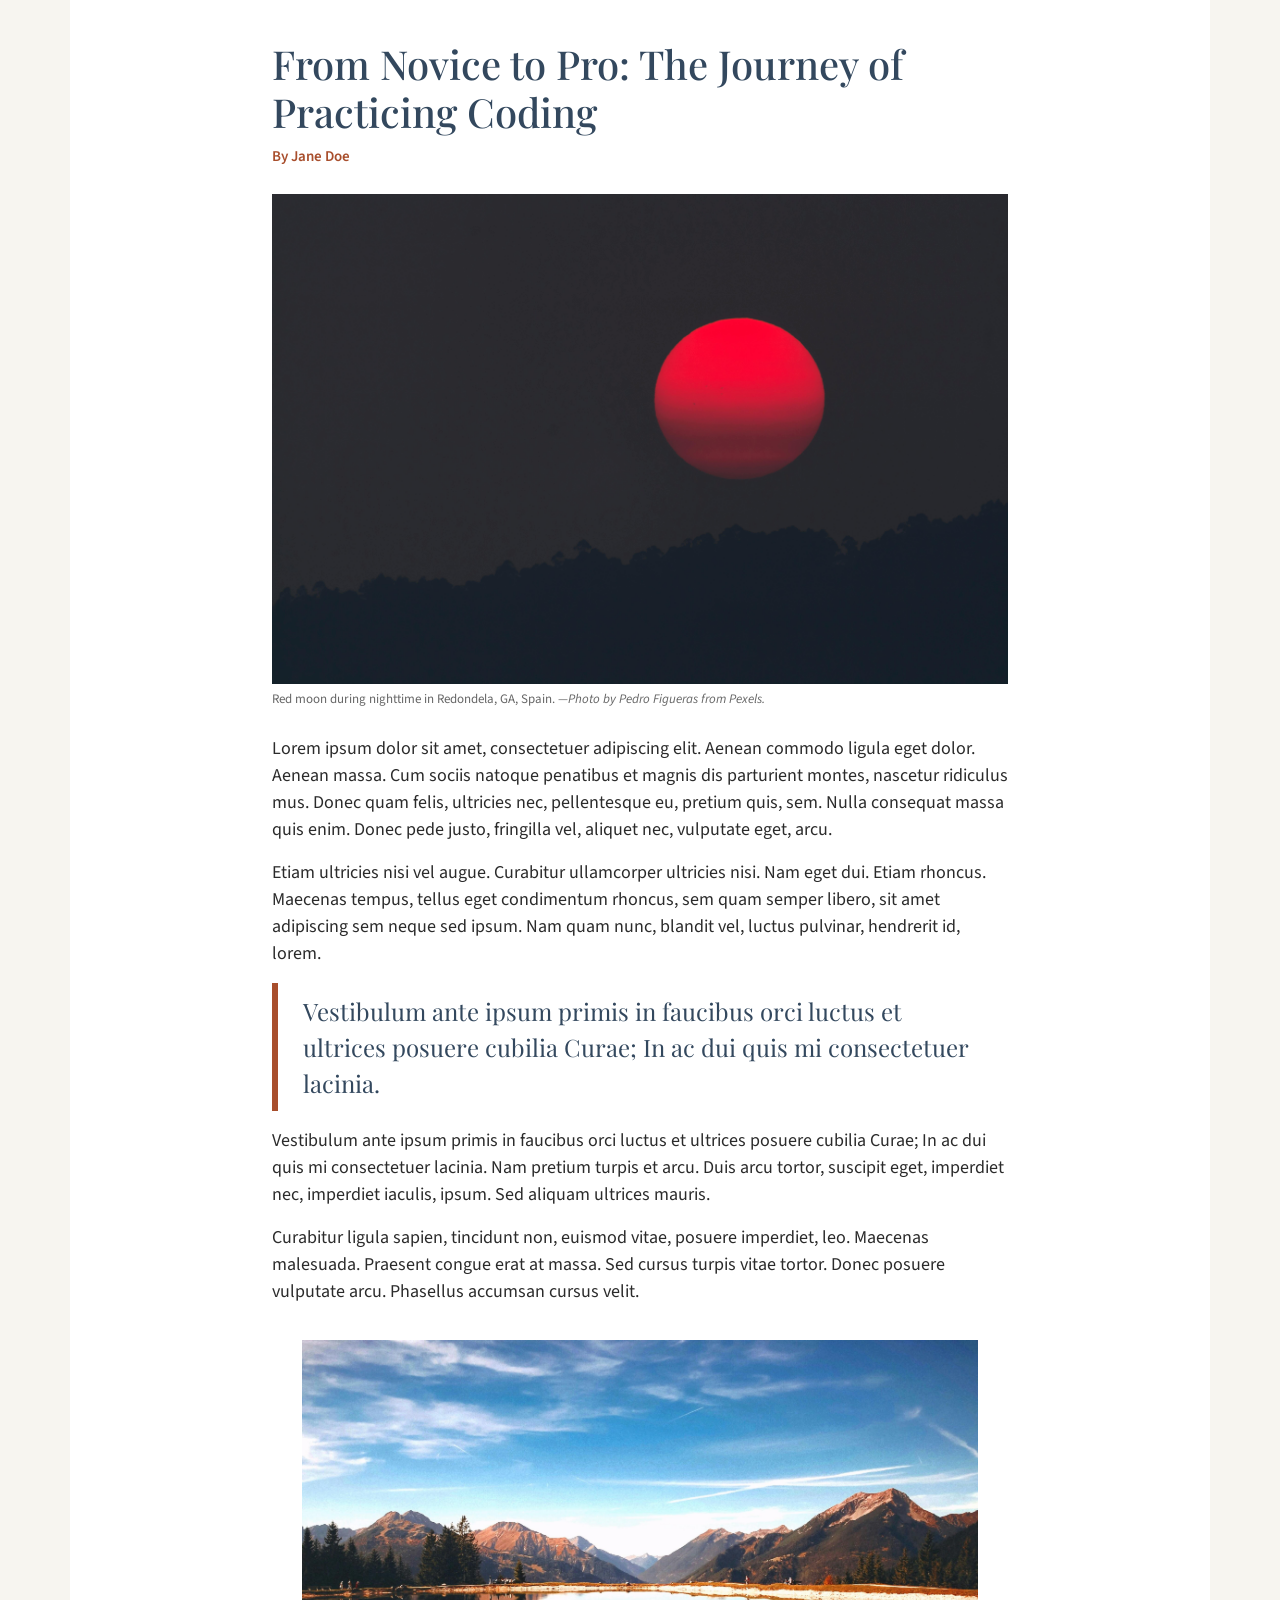
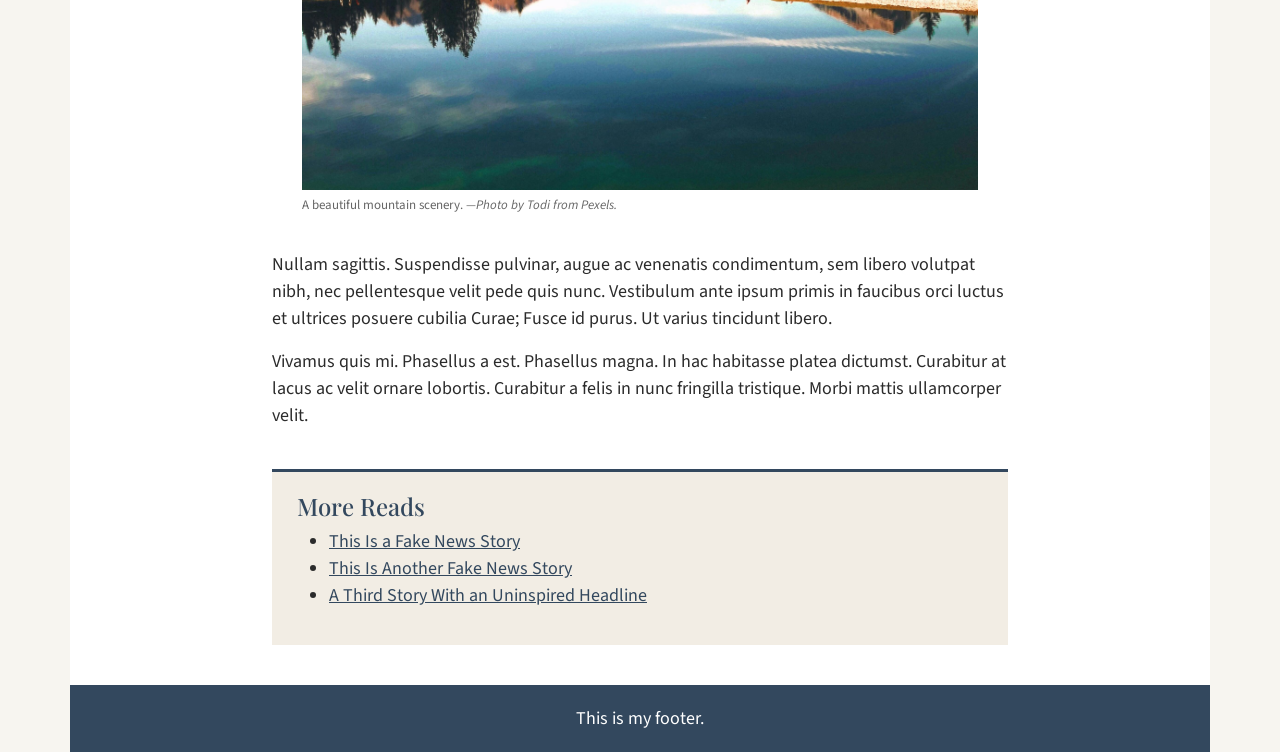
<file: bootstrap-practice/index.html>
<!DOCTYPE html>
<html lang="en">
<head>
    <meta charset="UTF-8">
    <meta name="viewport" content="width=device-width, initial-scale=1.0">
    <title>Bootstrap Practice Assignment</title>
    
    <!-- Bootstrap CSS (goes Before my stylesheet so my styles win)-->
    <link rel="stylesheet" href="https://cdn.jsdelivr.net/npm/bootstrap@5.3.3/dist/css/bootstrap.min.css">

    <!-- Google Fonts: Playfair Display + Source Sans 3 -->
    <link rel="stylesheet" href="https://fonts.googleapis.com/css2?family=Playfair+Display:wght@600&family=Source+Sans+3:wght@400;600&display=swap">

    <!-- My statement -->
    <link rel="stylesheet" href="style.css">
</head>
<body>

    <!-- Story container -->
    <div class="container">
        <div class="row justify-content-center">
            <div class="col-lg-8">

                <!-- Headline and byline-->
                <h1 class="headline">From Novice to Pro: The Journey of Practicing Coding</h1>
                <p class="byline">By Jane Doe</p>

                <!-- Lead image -->
                <img src="red-moon.jpg" class="img-fluid" alt="A red moon over a dark forest at night">
                <p class="caption">Red moon during nighttime in Redondela, GA, Spain. <span class="credit">—Photo by Pedro Figueras from Pexels.</span></p>

                <!-- Story text -->
                <p>Lorem ipsum dolor sit amet, consectetuer adipiscing elit. Aenean commodo ligula eget dolor. Aenean massa. Cum sociis natoque penatibus et magnis dis parturient montes, nascetur ridiculus mus. Donec quam felis, ultricies nec, pellentesque eu, pretium quis, sem. Nulla consequat massa quis enim. Donec pede justo, fringilla vel, aliquet nec, vulputate eget, arcu.</p>

                <p>Etiam ultricies nisi vel augue. Curabitur ullamcorper ultricies nisi. Nam eget dui. Etiam rhoncus. Maecenas tempus, tellus eget condimentum rhoncus, sem quam semper libero, sit amet adipiscing sem neque sed ipsum. Nam quam nunc, blandit vel, luctus pulvinar, hendrerit id, lorem.</p>

                <!-- Blockquote -->
                <blockquote class="pull-quote">
                    Vestibulum ante ipsum primis in faucibus orci luctus et ultrices posuere cubilia Curae; In ac dui quis mi consectetuer lacinia.
                </blockquote>

                <p>Vestibulum ante ipsum primis in faucibus orci luctus et ultrices posuere cubilia Curae; In ac dui quis mi consectetuer lacinia. Nam pretium turpis et arcu. Duis arcu tortor, suscipit eget, imperdiet nec, imperdiet iaculis, ipsum. Sed aliquam ultrices mauris.</p>

                <p>Curabitur ligula sapien, tincidunt non, euismod vitae, posuere imperdiet, leo. Maecenas malesuada. Praesent congue erat at massa. Sed cursus turpis vitae tortor. Donec posuere vulputate arcu. Phasellus accumsan cursus velit.</p>

                <!-- Inline image -->
                <div class="inline-image">
                    <img src="mountain-scenery.jpg" class="img-fluid" alt="Mountains reflected in a calm lake under a blue sky">
                    <p class="caption">A beautiful mountain scenery. <span class="credit">—Photo by Todi from Pexels.</span></p>
                </div>

                <p>Nullam sagittis. Suspendisse pulvinar, augue ac venenatis condimentum, sem libero volutpat nibh, nec pellentesque velit pede quis nunc. Vestibulum ante ipsum primis in faucibus orci luctus et ultrices posuere cubilia Curae; Fusce id purus. Ut varius tincidunt libero.</p>

                <p>Vivamus quis mi. Phasellus a est. Phasellus magna. In hac habitasse platea dictumst. Curabitur at lacus ac velit ornare lobortis. Curabitur a felis in nunc fringilla tristique. Morbi mattis ullamcorper velit.</p>

                <!-- More Reads -->
                <div class="more-reads">
                    <h2>More Reads</h2>
                    <ul>
                        <li><a href="#">This Is a Fake News Story</a></li>
                        <li><a href="#">This Is Another Fake News Story</a></li>
                        <li><a href="#">A Third Story With an Uninspired Headline</a></li>
                    </ul>
                </div>

            </div>
        </div>
    </div>

    <!-- Footer -->
    <div class="container-fluid">
        <div class="container footer">
            <p>This is my footer.</p>
        </div>
    </div>

    <!-- Boostrap JS -->
    <script src="https://cdn.jsdelivr.net/npm/bootstrap@5.3.3/dist/js/bootstrap.bundle.min.js"></script>
</body>
</html>
</file>
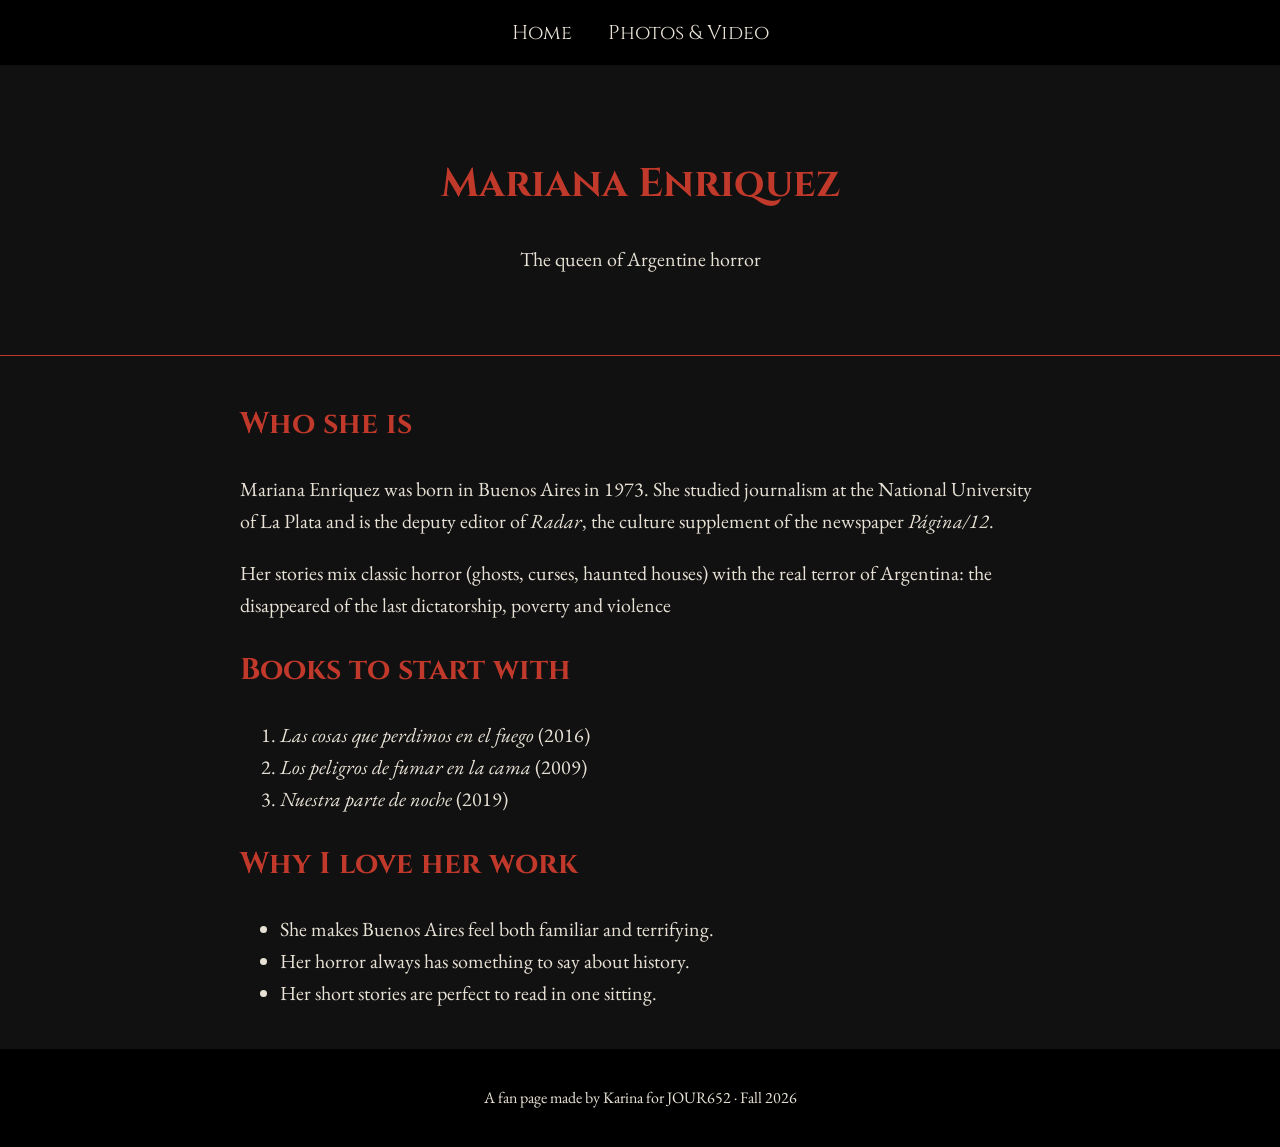
<file: fan-page/index.html>
<!DOCTYPE html>
<html lang="en">
<head>
    <meta charset="UTF-8">
    <title>Mariana Enriquez | A Fan Page</title>
    <link rel="preconnect" href="https://fonts.googleapis.com">
    <link rel="preconnect" href="https://fonts.gstatic.com" crossorigin>
    <link href="https://fonts.googleapis.com/css2?family=Cinzel:wght@400..900&family=EB+Garamond:ital,wght@0,400..800;1,400..800&display=swap" rel="stylesheet">
    <link href="style.css" rel="stylesheet">
</head>
<body>
    <nav>
        <a href="index.html">Home</a>
        <a href="photos.html">Photos &amp; Video</a>
    </nav>

    <header>
        <h1>Mariana Enriquez</h1>
        <p>The queen of Argentine horror</p>
    </header>

    <main>
        <section>
            <h2>Who she is</h2>
            <p>Mariana Enriquez was born in Buenos Aires in 1973. She studied journalism at the National University of La Plata and is the deputy editor of <em>Radar</em>, the culture supplement of the newspaper <em>Página/12</em>.</p>
            <p>Her stories mix classic horror (ghosts, curses, haunted houses) with the real terror of Argentina: the disappeared of the last dictatorship, poverty and violence</p>
        </section>
        <section>
            <h2>Books to start with</h2>
            <ol>
                <li><em>Las cosas que perdimos en el fuego</em> (2016)</li>
                <li><em>Los peligros de fumar en la cama</em> (2009)</li>
                <li><em>Nuestra parte de noche</em> (2019)</li>
            </ol>
        </section>

        <section>
            <h2>Why I love her work</h2>
            <ul>
                <li>She makes Buenos Aires feel both familiar and terrifying.</li>
                <li>Her horror always has something to say about history.</li>
                <li>Her short stories are perfect to read in one sitting.</li>
            </ul>
        </section>
    </main>
    <footer>
        <p>A fan page made by Karina for JOUR652 · Fall 2026</p>
    </footer>
</body>
</html>
</file>
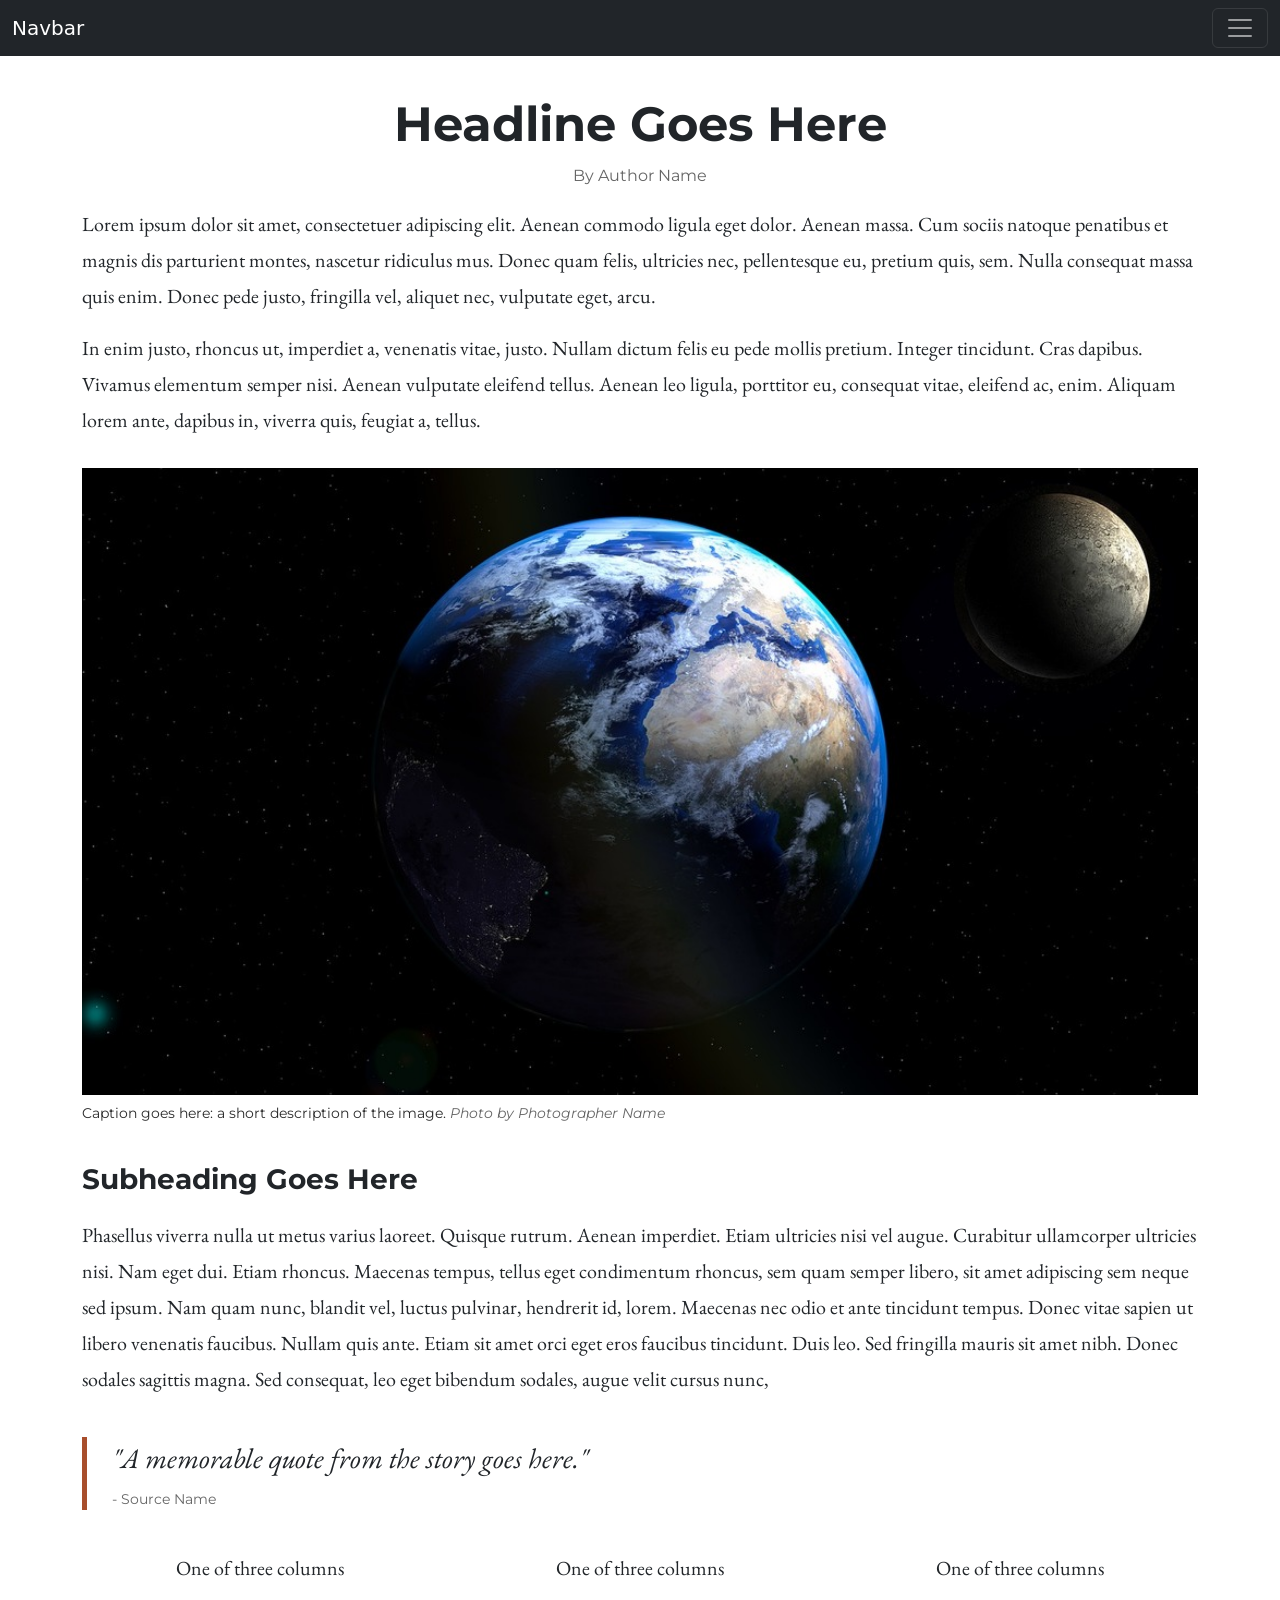
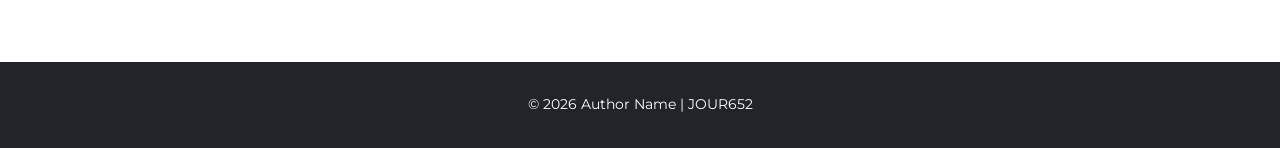
<file: html-frame/index.html>
<!doctype html>

<html lang="en">

<head>
    <meta charset="utf-8">
    <meta name="viewport" content="width=device-width, initial-scale=1">
    
    <title>HTML Frame</title>

    <!--Google Fonts-->
    <link rel="preconnect" href="https://fonts.googleapis.com">
    <link rel="preconnect" href="https://fonts.gstatic.com" crossorigin>
    <link href="https://fonts.googleapis.com/css2?family=EB+Garamond:ital,wght@0,400..800;1,400..800&family=Montserrat:ital,wght@0,100..900;1,100..900&display=swap" rel="stylesheet">
    
  <!--Bootstrap stylesheet-->
    <link href="https://cdn.jsdelivr.net/npm/bootstrap@5.3.3/dist/css/bootstrap.min.css" rel="stylesheet" integrity="sha384-QWTKZyjpPEjISv5WaRU9OFeRpok6YctnYmDr5pNlyT2bRjXh0JMhjY6hW+ALEwIH" crossorigin="anonymous">
  
    <!--My external stylesheet-->
    <link href="style.css" rel="stylesheet" type="text/css">
  
  </head>

  <body>
    
  <!--Bootstrap basic navbar start-->
    <nav class="navbar navbar-dark bg-dark">
      <div class="container-fluid">
        <a class="navbar-brand" href="#">Navbar</a>
        <button class="navbar-toggler" type="button" data-bs-toggle="collapse" data-bs-target="#navbarSupportedContent" aria-controls="navbarSupportedContent" aria-expanded="false" aria-label="Toggle navigation">
          <span class="navbar-toggler-icon"></span>
        </button>
        <div class="collapse navbar-collapse" id="navbarSupportedContent">
          <ul class="navbar-nav me-auto mb-2 mb-lg-0">
            <li class="nav-item">
              <a class="nav-link active" aria-current="page" href="#">Home</a>
            </li>
            <li class="nav-item">
              <a class="nav-link" href="#">Link</a>
            </li>
            <li class="nav-item dropdown">
              <a class="nav-link dropdown-toggle" href="#" role="button" data-bs-toggle="dropdown" aria-expanded="false">
                Dropdown
              </a>
              <ul class="dropdown-menu">
                <li><a class="dropdown-item" href="#">Action</a></li>
                <li><a class="dropdown-item" href="#">Another action</a></li>
                <li><hr class="dropdown-divider"></li>
                <li><a class="dropdown-item" href="#">Something else here</a></li>
              </ul>
            </li>
            <li class="nav-item">
              <a class="nav-link disabled" aria-disabled="true">Disabled</a>
            </li>
          </ul>
          <form class="d-flex" role="search">
            <input class="form-control me-2" type="search" placeholder="Search" aria-label="Search">
            <button class="btn btn-outline-success" type="submit">Search</button>
          </form>
        </div>
      </div>
    </nav>
  <!--Bootstrap basic navbar end-->
      
  <!--Bootstrap grid start-->
    <div class="container">
        <!--Headline-->
        <h1 id="headline">Headline Goes Here</h1>
        <!--Byline-->
        <p id="byline">By Author Name</p>
        <!--Story text-->
        <p>Lorem ipsum dolor sit amet, consectetuer adipiscing elit. Aenean commodo ligula eget dolor. Aenean massa. Cum sociis natoque penatibus et magnis dis parturient montes, nascetur ridiculus mus. Donec quam felis, ultricies nec, pellentesque eu, pretium quis, sem. Nulla consequat massa quis enim. Donec pede justo, fringilla vel, aliquet nec, vulputate eget, arcu.</p>
        <p>In enim justo, rhoncus ut, imperdiet a, venenatis vitae, justo. Nullam dictum felis eu pede mollis pretium. Integer tincidunt. Cras dapibus. Vivamus elementum semper nisi. Aenean vulputate eleifend tellus. Aenean leo ligula, porttitor eu, consequat vitae, eleifend ac, enim. Aliquam lorem ante, dapibus in, viverra quis, feugiat a, tellus.</p>
        <!--Image with caption and credit-->
        <figure>
            <img src="globe-moon-earth.jpg" class="img-fluid" alt="The Earth and the Moon seen from space">
            <figcaption>
                <span class="caption">Caption goes here: a short description of the image.</span>
                <span class="credit">Photo by Photographer Name</span>
            </figcaption>
        </figure>
        <!--Subheading-->
        <h2 class="subheading">Subheading Goes Here</h2>
        <p>Phasellus viverra nulla ut metus varius laoreet. Quisque rutrum. Aenean imperdiet. Etiam ultricies nisi vel augue. Curabitur ullamcorper ultricies nisi. Nam eget dui. Etiam rhoncus. Maecenas tempus, tellus eget condimentum rhoncus, sem quam semper libero, sit amet adipiscing sem neque sed ipsum. Nam quam nunc, blandit vel, luctus pulvinar, hendrerit id, lorem. Maecenas nec odio et ante tincidunt tempus. Donec vitae sapien ut libero venenatis faucibus. Nullam quis ante. Etiam sit amet orci eget eros faucibus tincidunt. Duis leo. Sed fringilla mauris sit amet nibh. Donec sodales sagittis magna. Sed consequat, leo eget bibendum sodales, augue velit cursus nunc,</p>
        <!--Pull quote-->
        <blockquote class="pull-quote">
            "A memorable quote from the story goes here."
            <span class="quote-source">- Source Name</span>
        </blockquote>
        <!--Three column row-->
        <div class="row three-columns">
            <div class="col-md-4">
                <p>One of three columns</p>
            </div>
            <div class="col-md-4">
                <p>One of three columns</p>
            </div>
            <div class="col-md-4">
                <p>One of three columns</p>
            </div>
        </div>
    </div> <!--end container div-->
      
  <!--Bootstrap grid end-->

  <!--Footer-->
    <footer id="footer">
      <p>© 2026 Author Name | JOUR652</p>
    </footer>
      
  <!--Bootstrap JavaScript-->
    <script src="https://cdn.jsdelivr.net/npm/bootstrap@5.3.3/dist/js/bootstrap.bundle.min.js" integrity="sha384-YvpcrYf0tY3lHB60NNkmXc5s9fDVZLESaAA55NDzOxhy9GkcIdslK1eN7N6jIeHz" crossorigin="anonymous"></script>
 
  </body>

</html>
</file>
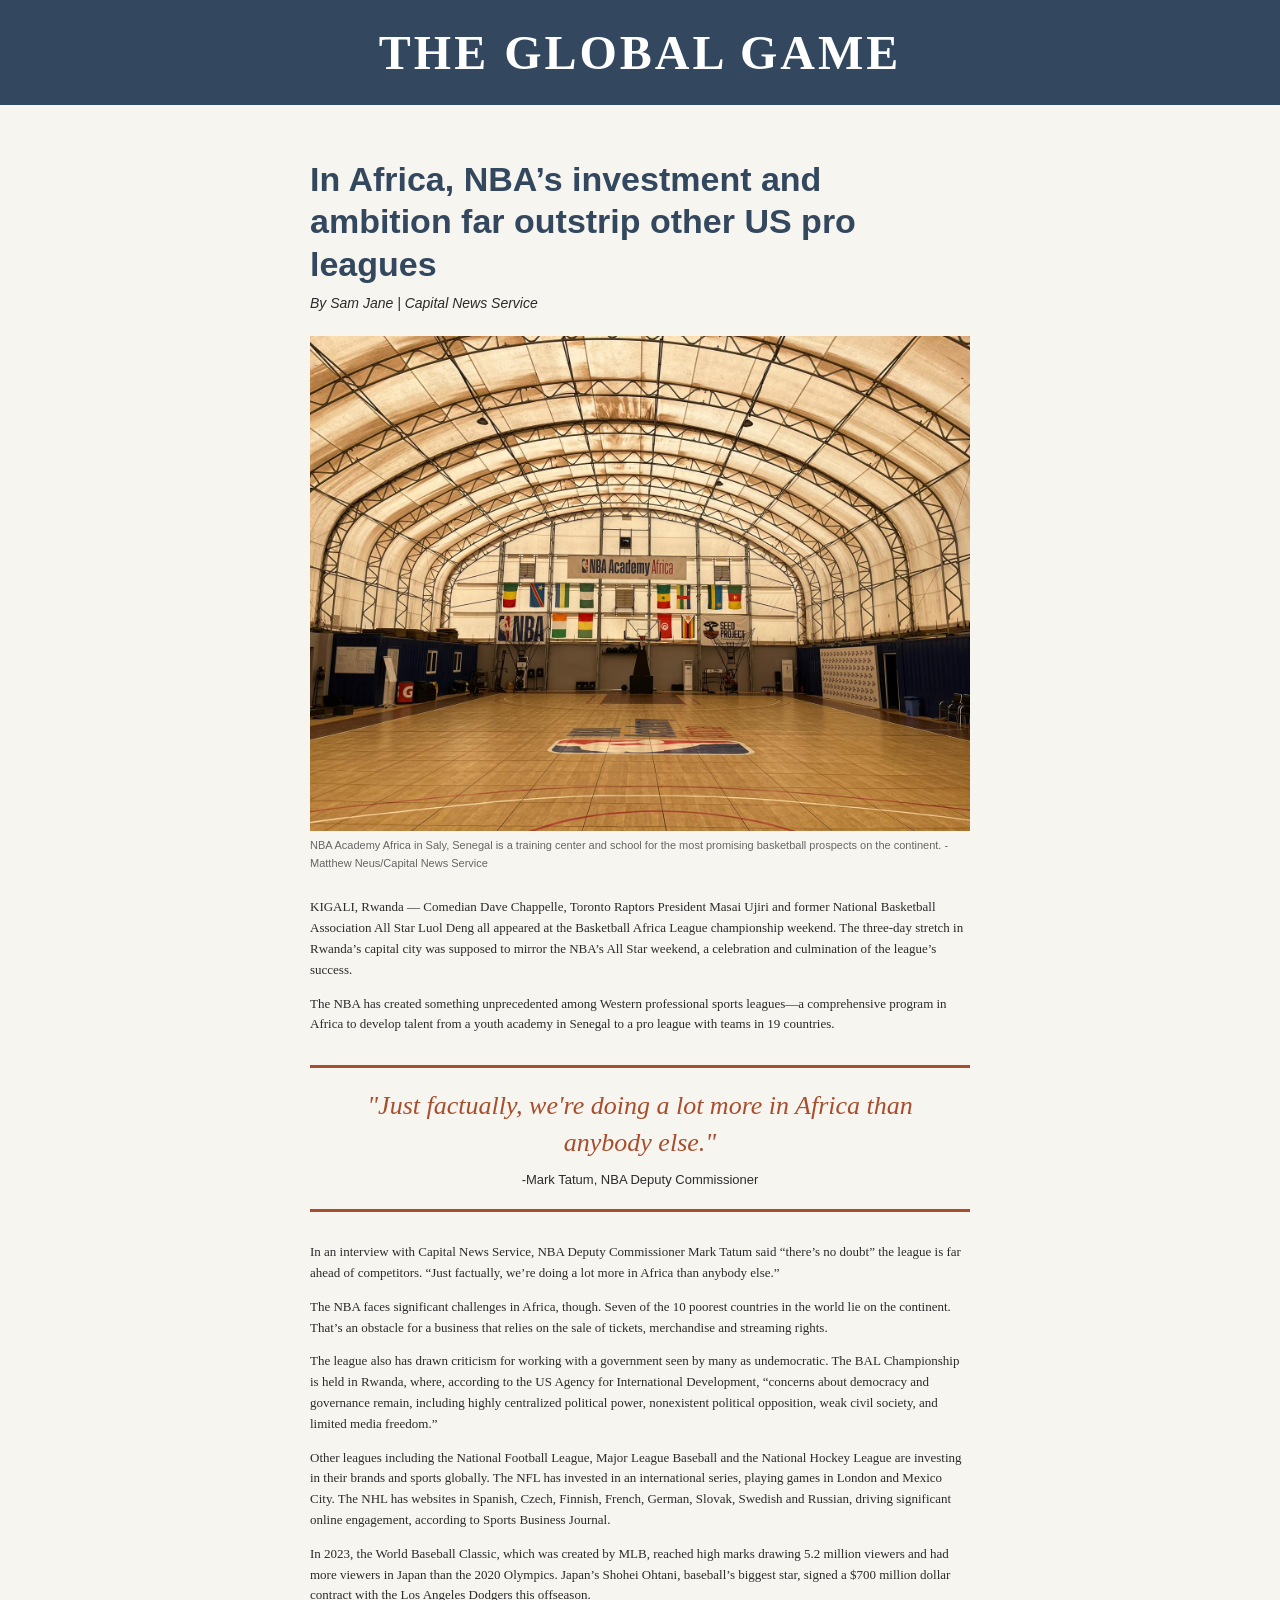
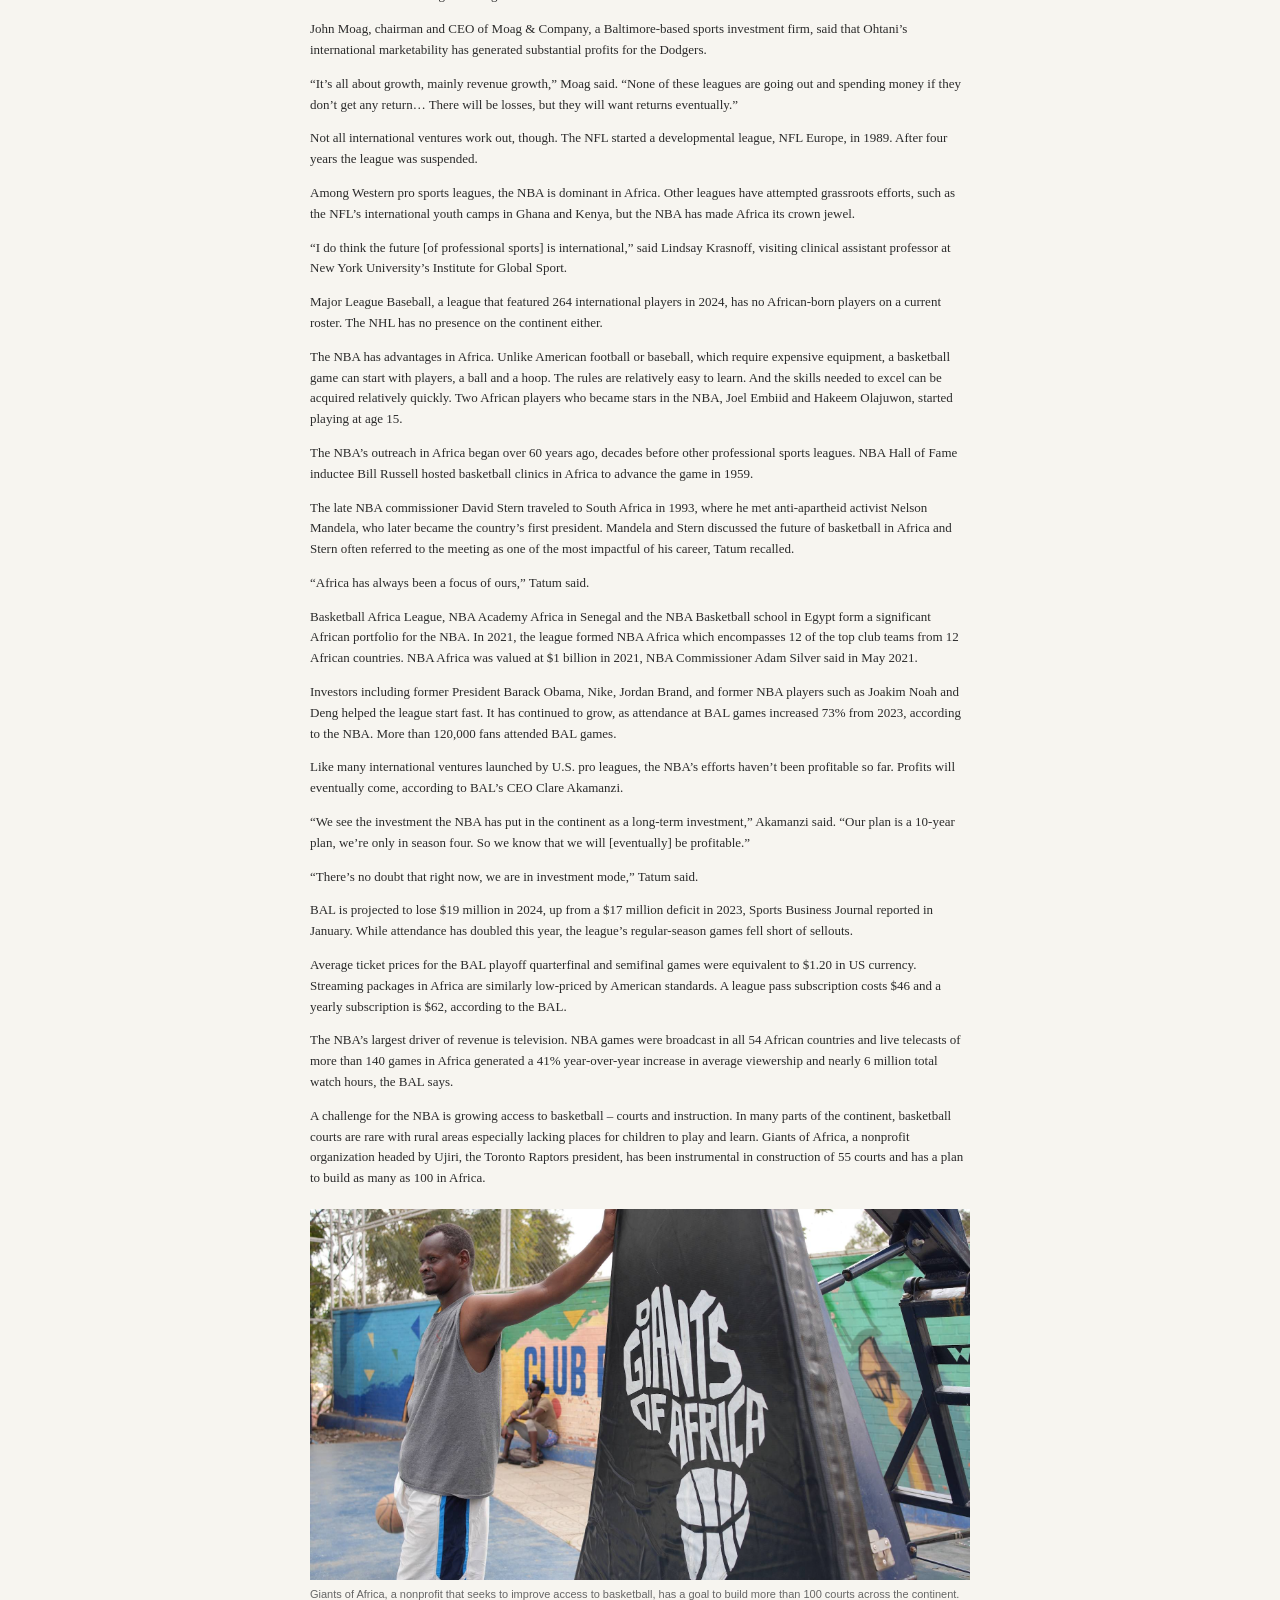
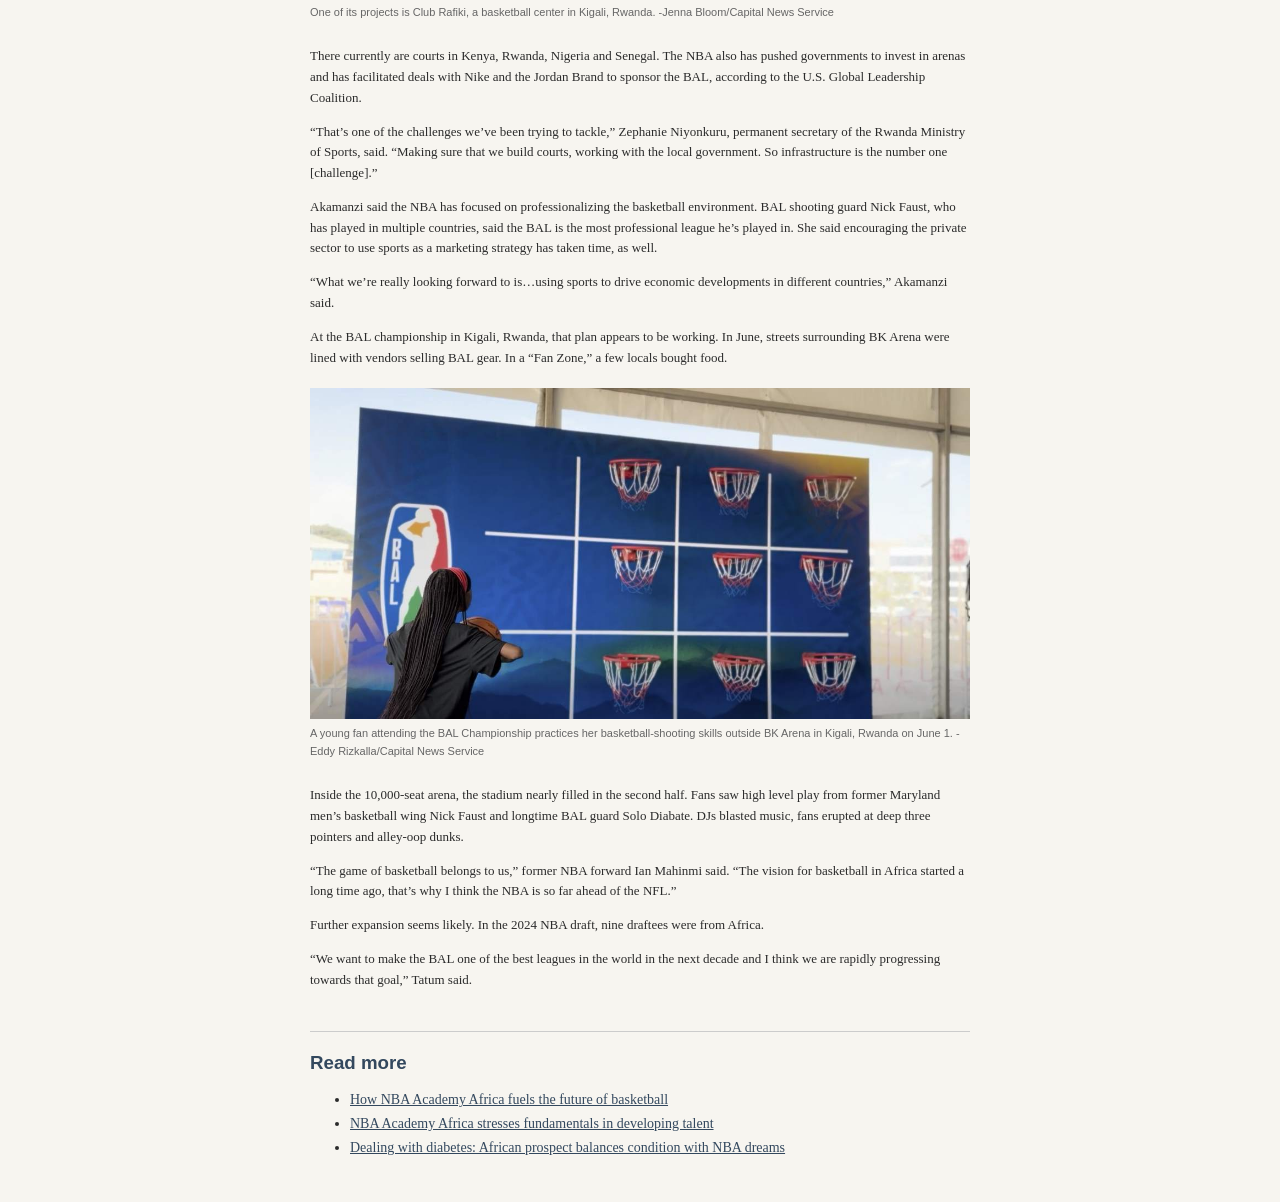
<file: midterm-review/index.html>
<!DOCTYPE html>
<html lang="en">
<head>
    <meta charset="UTF-8">
    <meta name="viewport" content="width=device-width, initial-scale=1.0">
    <title>Karina de Sande's Midterm Review Exercise</title>
    <link rel="stylesheet" href="css/style.css">
</head>
<body>
    <header id="masthead">
        <h2>The Global Game</h2>
    </header>
    <div id="container">
        <h1>In Africa, NBA’s investment and ambition far outstrip other US pro leagues</h1>
        <div id="byline">By Sam Jane | Capital News Service</div>
        <img src="images/nba-academy-africa.jpg" alt="Students training on an indoor court at NBA Academy Africa in Senegal">
        <p class="caption">NBA Academy Africa in Saly, Senegal is a training center and school for the most promising basketball prospects on the continent. -Matthew Neus/Capital News Service</p>
        <p>KIGALI, Rwanda — Comedian Dave Chappelle, Toronto Raptors President Masai Ujiri and former National Basketball Association All Star Luol Deng all appeared at the Basketball Africa League championship weekend. The three-day stretch in Rwanda’s capital city was supposed to mirror the NBA’s All Star weekend, a celebration and culmination of the league’s success.</p>

<p>The NBA has created something unprecedented among Western professional sports leagues—a comprehensive program in Africa to develop talent from a youth academy in Senegal to a pro league with teams in 19 countries.</p> 
<blockquote>"Just factually, we're doing a lot more in Africa than anybody else."<span>-Mark Tatum, NBA Deputy Commissioner</span></blockquote>

<p>In an interview with Capital News Service, NBA Deputy Commissioner Mark Tatum said “there’s no doubt” the league is far ahead of competitors. “Just factually, we’re doing a lot more in Africa than anybody else.”</p>

<p>The NBA faces significant challenges in Africa, though. Seven of the 10 poorest countries in the world lie on the continent. That’s an obstacle for a business that relies on the sale of tickets, merchandise and streaming rights.</p>

<p>The league also has drawn criticism for working with a government seen by many as undemocratic. The BAL Championship is held in Rwanda, where, according to the US Agency for International Development, “concerns about democracy and governance remain, including highly centralized political power, nonexistent political opposition, weak civil society, and limited media freedom.”</p>

<p>Other leagues including the National Football League, Major League Baseball and the National Hockey League are investing in their brands and sports globally. The NFL has invested in an international series, playing games in London and Mexico City. The NHL has websites in Spanish, Czech, Finnish, French, German, Slovak, Swedish and Russian, driving significant online engagement, according to Sports Business Journal.</p>

<p>In 2023, the World Baseball Classic, which was created by MLB, reached high marks drawing 5.2 million viewers and had more viewers in Japan than the 2020 Olympics. Japan’s Shohei Ohtani, baseball’s biggest star, signed a $700 million dollar contract with the Los Angeles Dodgers this offseason.</p>

<p>John Moag, chairman and CEO of Moag & Company, a Baltimore-based sports investment firm, said that Ohtani’s international marketability has generated substantial profits for the Dodgers.</p>

<p>“It’s all about growth, mainly revenue growth,” Moag said. “None of these leagues are going out and spending money if they don’t get any return… There will be losses, but they will want returns eventually.”</p>

<p>Not all international ventures work out, though. The NFL started a developmental league, NFL Europe, in 1989. After four years the league was suspended.</p>

<p>Among Western pro sports leagues, the NBA is dominant in Africa. Other leagues have attempted grassroots efforts, such as the NFL’s international youth camps in Ghana and Kenya, but the NBA has made Africa its crown jewel.</p>

<p>“I do think the future [of professional sports] is international,” said Lindsay Krasnoff, visiting clinical assistant professor at New York University’s Institute for Global Sport.</p>

<p>Major League Baseball, a league that featured 264 international players in 2024, has no African-born players on a current roster. The NHL has no presence on the continent either.</p>

<p>The NBA has advantages in Africa. Unlike American football or baseball, which require expensive equipment, a basketball game can start with players, a ball and a hoop. The rules are relatively easy to learn. And the skills needed to excel can be acquired  relatively quickly. Two African players who became stars in the NBA, Joel Embiid and Hakeem Olajuwon, started playing at age 15.</p>

<p>The NBA’s outreach in Africa began over 60 years ago, decades before other professional sports leagues. NBA Hall of Fame inductee Bill Russell hosted basketball clinics in Africa to advance the game in 1959.</p>

<p>The late NBA commissioner David Stern traveled to South Africa in 1993, where he met anti-apartheid activist Nelson Mandela, who later became the country’s first president. Mandela and Stern discussed the future of basketball in Africa and Stern often referred to the meeting as one of the most impactful of his career, Tatum recalled.</p>

<p>“Africa has always been a focus of ours,” Tatum said.</p>

<p>Basketball Africa League, NBA Academy Africa in Senegal and the NBA Basketball school in Egypt form a significant African portfolio for the NBA. In 2021, the league formed NBA Africa which encompasses 12 of the top club teams from 12 African countries. NBA Africa was valued at $1 billion in 2021, NBA Commissioner Adam Silver said in May 2021.</p>

<p>Investors including former President Barack Obama, Nike, Jordan Brand, and former NBA players such as Joakim Noah and Deng helped the league start fast. It has continued to grow, as attendance at BAL games increased 73% from 2023, according to the NBA. More than 120,000 fans attended BAL games.</p>

<p>Like many international ventures launched by U.S. pro leagues, the NBA’s efforts haven’t been profitable so far. Profits will eventually come, according to BAL’s CEO Clare Akamanzi.</p>

<p>“We see the investment the NBA has put in the continent as a long-term investment,” Akamanzi said. “Our plan is a 10-year plan, we’re only in season four. So we know that we will [eventually] be profitable.”</p>

<p>“There’s no doubt that right now, we are in investment mode,” Tatum said.</p>

<p>BAL is projected to lose $19 million in 2024, up from a $17 million deficit in 2023, Sports Business Journal reported in January. While attendance has doubled this year, the league’s regular-season games fell short of sellouts.</p>

<p>Average ticket prices for the BAL playoff quarterfinal and semifinal games were equivalent to $1.20 in US currency. Streaming packages in Africa are similarly low-priced by American standards. A league pass subscription costs $46 and a yearly subscription is $62, according to the BAL.</p> 

<p>The NBA’s largest driver of revenue is television. NBA games were broadcast in all 54 African countries and live telecasts of more than 140 games in Africa generated a 41% year-over-year increase in average viewership and nearly 6 million total watch hours, the BAL says.</p>

<p>A challenge for the NBA is growing access to basketball – courts and instruction. In many parts of the continent, basketball courts are rare with rural areas especially lacking places for children to play and learn. Giants of Africa, a nonprofit organization headed by Ujiri, the Toronto Raptors president, has been instrumental in construction of 55 courts and has a plan to build as many as 100 in Africa.</p> 
<img src="images/giants-of-africa.jpg" alt="Young players on an outdoor basketball court at Club Rafiki in Kigali, Rwanda">
<p class="caption">Giants of Africa, a nonprofit that seeks to improve access to basketball, has a goal to build more than 100 courts across the continent. One of its projects is Club Rafiki, a basketball center in Kigali, Rwanda. -Jenna Bloom/Capital News Service</p>

<p>There currently are courts in Kenya, Rwanda, Nigeria and Senegal. The NBA also has pushed governments to invest in arenas and has facilitated deals with Nike and the Jordan Brand to sponsor the BAL, according to the U.S. Global Leadership Coalition.</p>

<p>“That’s one of the challenges we’ve been trying to tackle,” Zephanie Niyonkuru, permanent secretary of the Rwanda Ministry of Sports, said. “Making sure that we build courts, working with the local government. So infrastructure is the number one [challenge].”</p> 

<p>Akamanzi said the NBA has focused on professionalizing the basketball environment. BAL shooting guard Nick Faust, who has played in multiple countries, said the BAL is the most professional league he’s played in. She said encouraging the private sector to use sports as a marketing strategy has taken time, as well.</p>

<p>“What we’re really looking forward to is…using sports to drive economic developments in different countries,” Akamanzi said.</p>

<p>At the BAL championship in Kigali, Rwanda, that plan appears to be working. In June, streets surrounding BK Arena were lined with vendors selling BAL gear. In a “Fan Zone,” a few locals bought food.</p>
<img src="images/fan-practicing-basketball.jpg" alt="A young fan shoots a basketball outside BK Arena in Kigali, Rwanda">
<p class="caption">A young fan attending the BAL Championship practices her basketball-shooting skills outside BK Arena in Kigali, Rwanda on June 1. -Eddy Rizkalla/Capital News Service</p>

<p>Inside the 10,000-seat arena, the stadium nearly filled in the second half. Fans saw high level play from former Maryland men’s basketball wing Nick Faust and longtime BAL guard Solo Diabate. DJs blasted music, fans erupted at deep three pointers and alley-oop dunks.</p>

<p>“The game of basketball belongs to us,” former NBA forward Ian Mahinmi said. “The vision for basketball in Africa started a long time ago, that’s why I think the NBA is so far ahead of the NFL.”</p>

<p>Further expansion seems likely. In the 2024 NBA draft, nine draftees were from Africa.</p>

<p>“We want to make the BAL one of the best leagues in the world in the next decade and I think we are rapidly progressing towards that goal,” Tatum said.</p>

<h3>Read more</h3>
<ul>
    <li><a href="https://cnsmaryland.org/2024/06/19/how-nba-academy-africa-fuels-the-future-of-basketball/">How NBA Academy Africa fuels the future of basketball</a></li>
    <li><a href="https://cnsmaryland.org/2024/07/02/nba-academy-africa-stresses-the-importance-of-fundamentals-when-it-comes-to-developing-talent/">NBA Academy Africa stresses fundamentals in developing talent</a></li>
    <li><a href="https://cnsmaryland.org/2024/07/05/dealing-with-diabetes-african-prospect-balances-condition-with-nba-dreams/">Dealing with diabetes: African prospect balances condition with NBA dreams</a></li>
</ul> 
    </div>
</body>
</html>
</file>
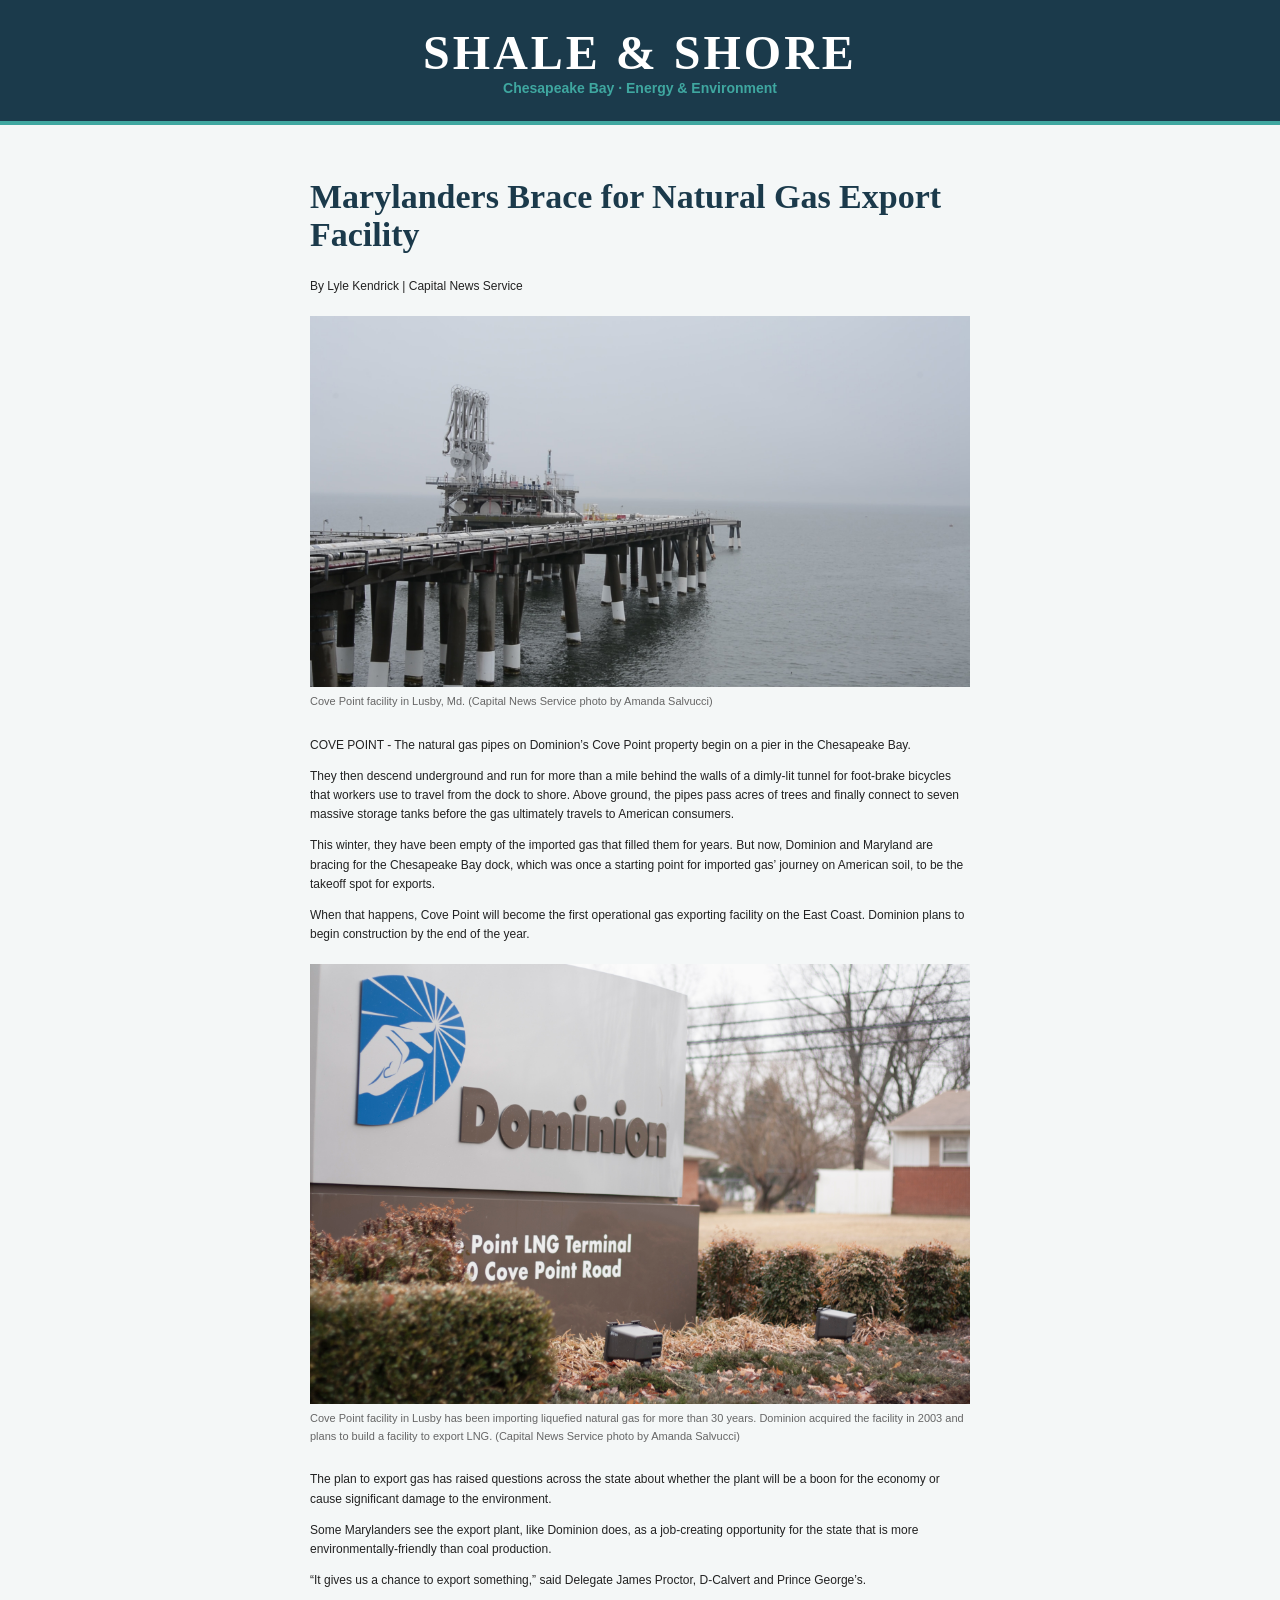
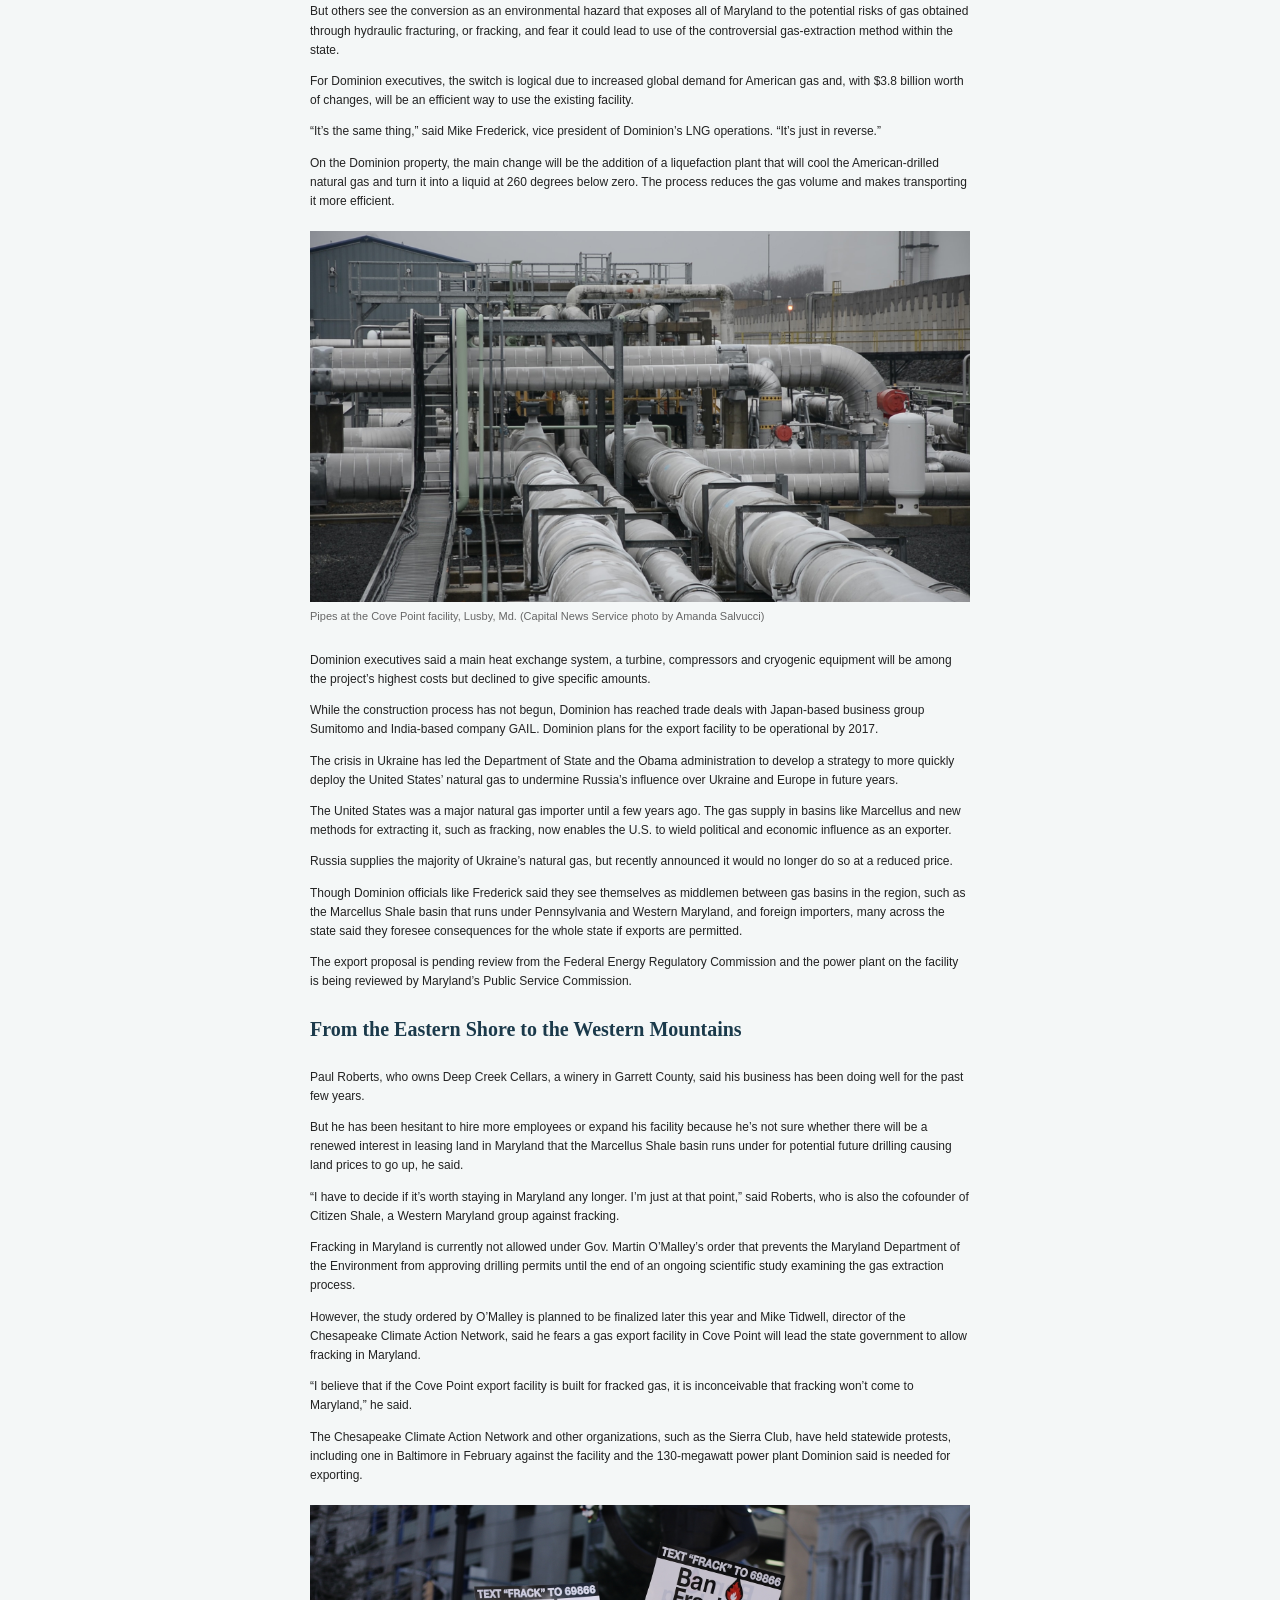
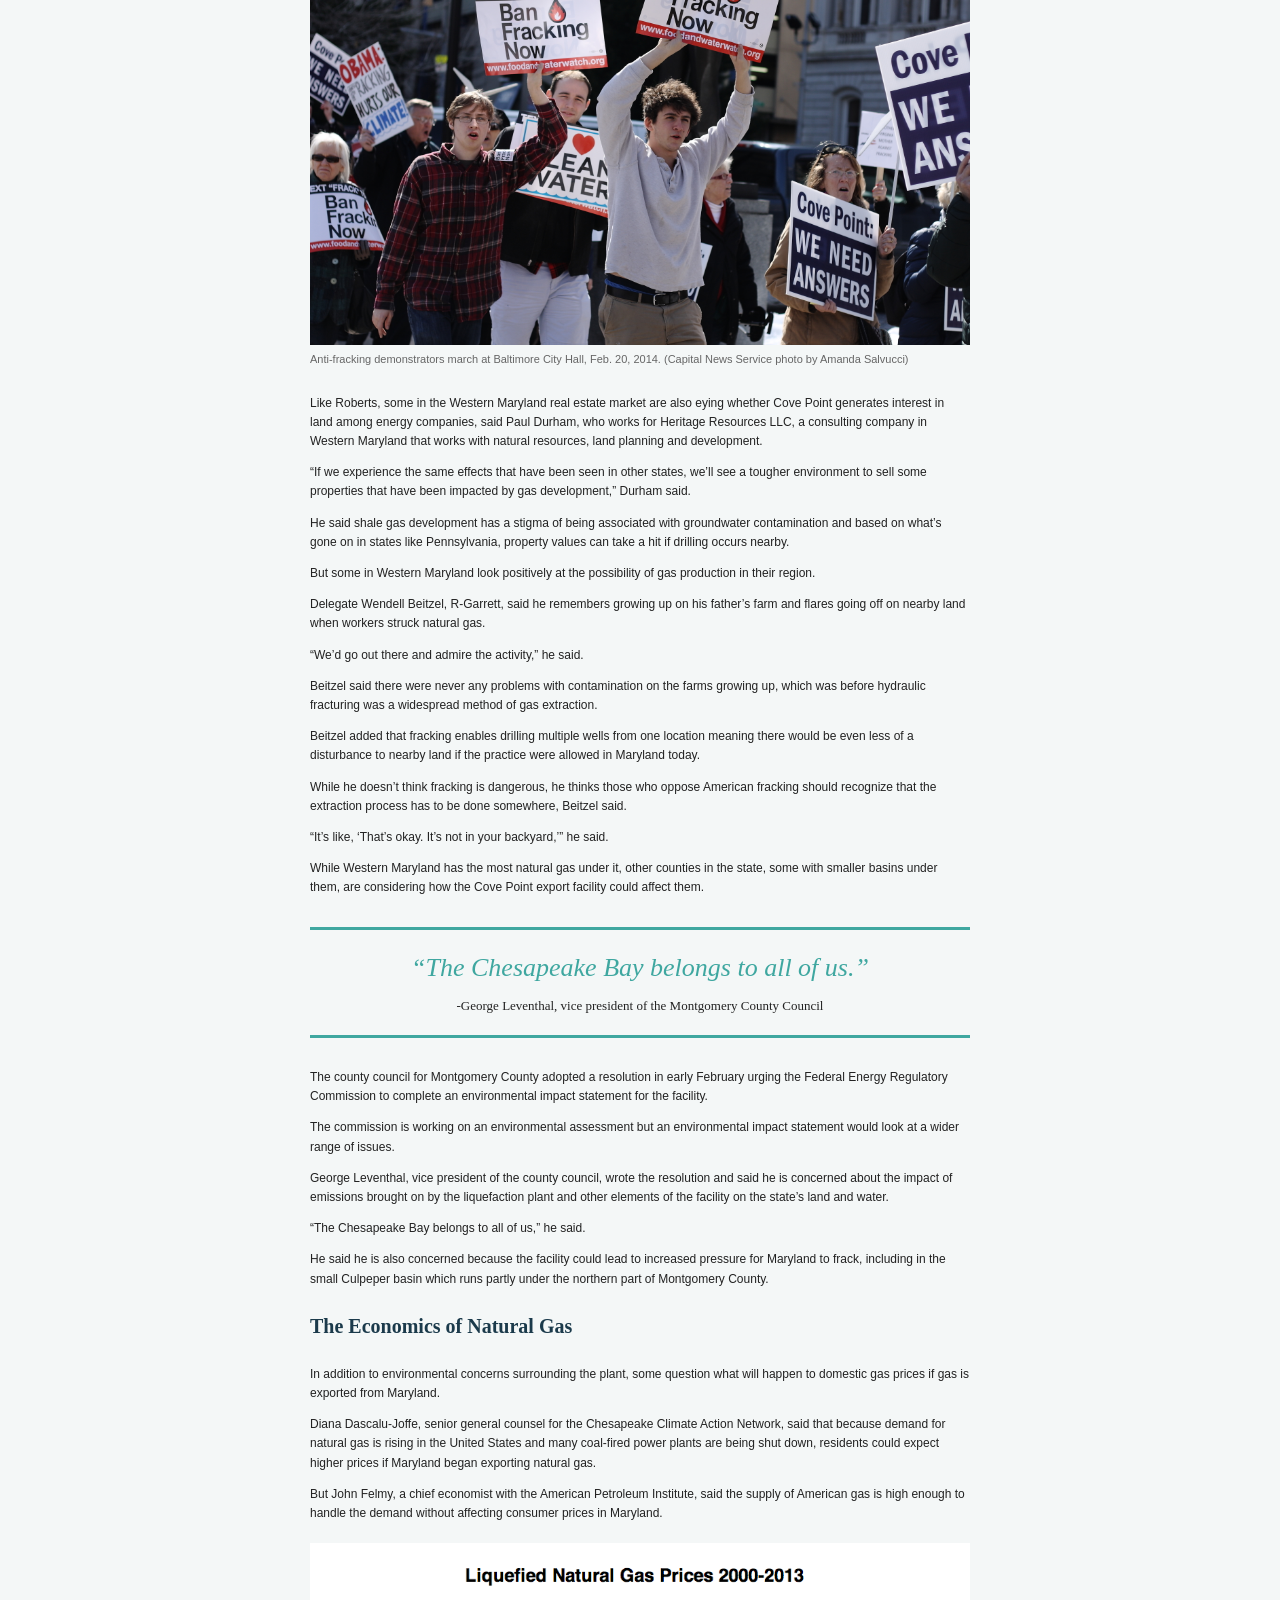
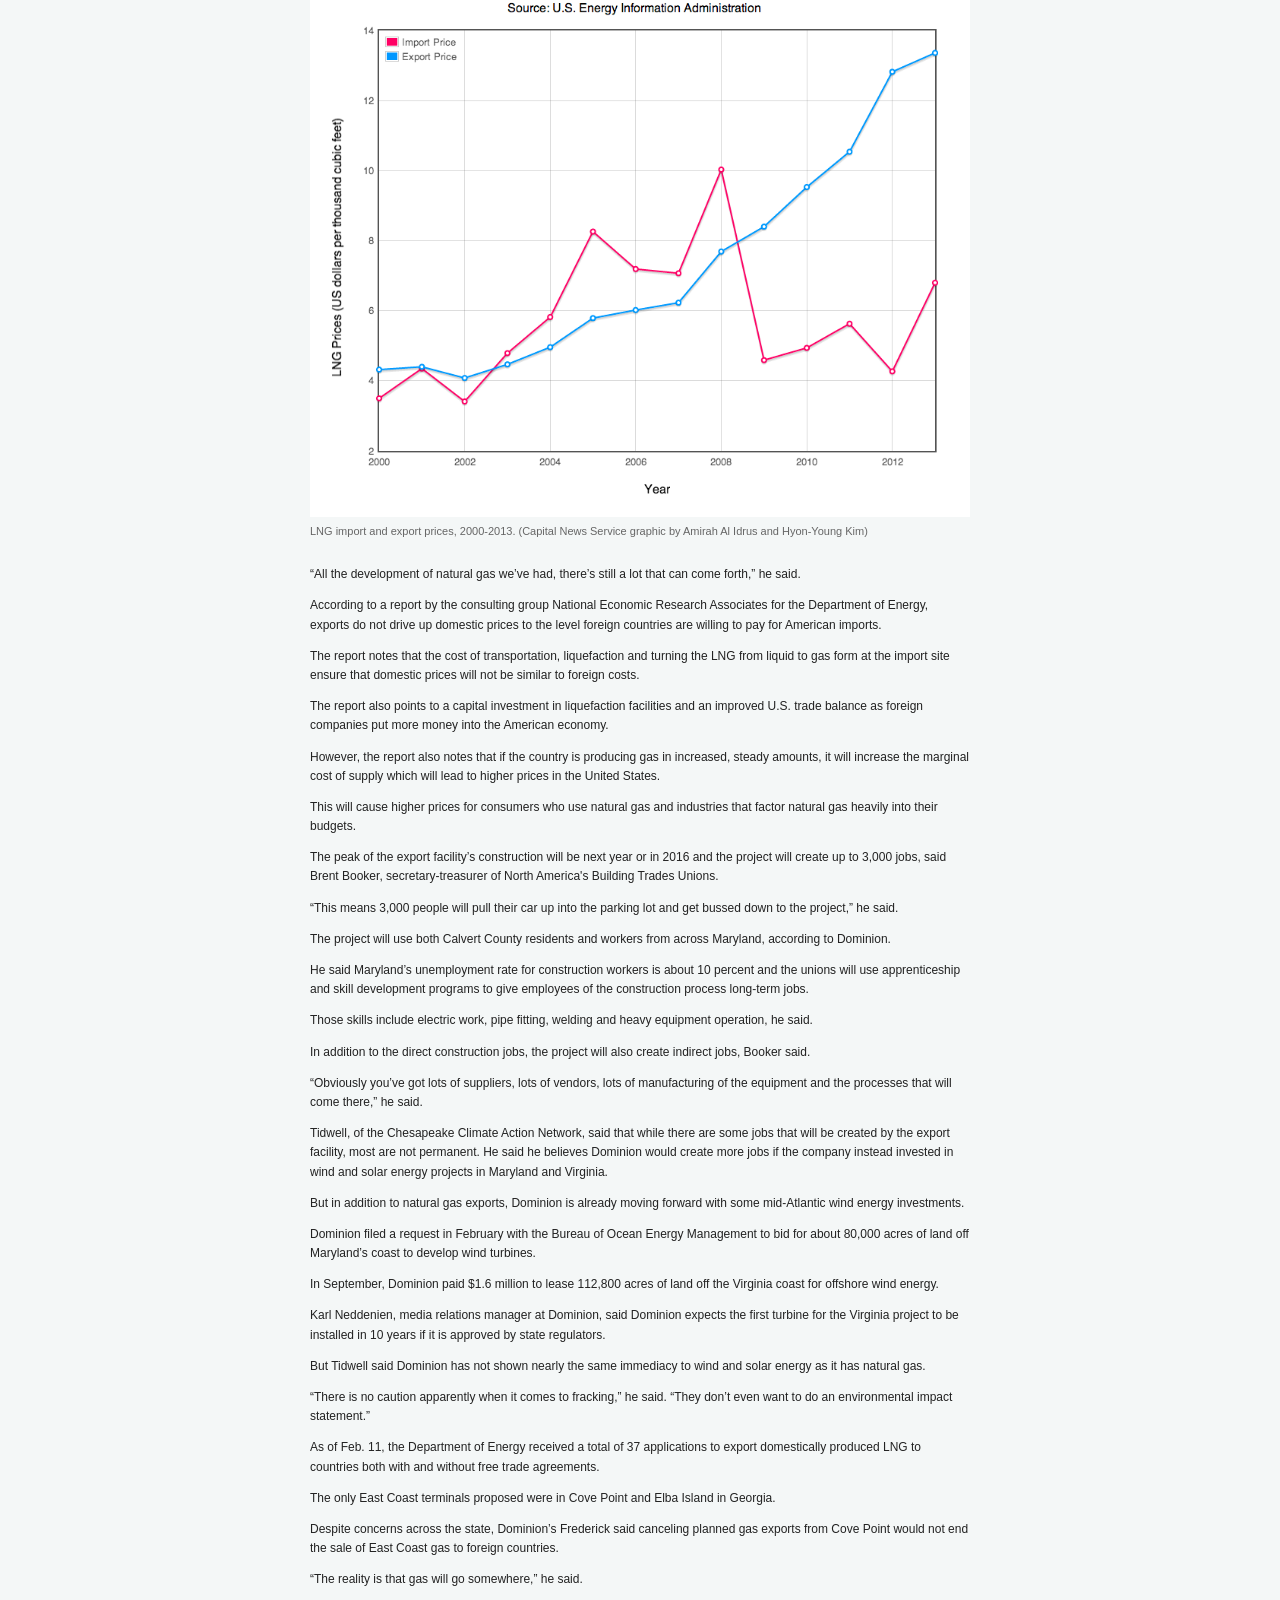
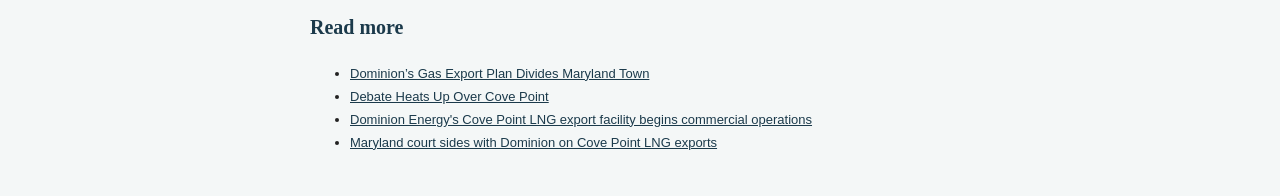
<file: midterm/index.html>
<!DOCTYPE html>
<html lang="en">
<head>
    <meta charset="UTF-8">
    <meta name="viewport" content="width=device-width, initial-scale=1.0">
    <title>Marylanders Brace for Natural Gas Export Facility</title>
    <link rel="stylesheet" href="style.css">
</head>
<body>
    <!-- Masthead with publication name -->
    <header id="masthead">
        <h2>Shale & Shore</h2>
        <h3>Chesapeake Bay · Energy & Environment</h3>
    </header>
    <!-- Main story container: headline, byline, photos and story text -->
    <div id="container">
        <h1>Marylanders Brace for Natural Gas Export Facility</h1>
        <div id="byline">By Lyle Kendrick | Capital News Service</div>
        
        <img src="cove-point.jpg" alt="A long pier into the Chesapeake Bay at Dominion's Cove Point facility">
        <p class="caption">Cove Point facility in Lusby, Md. (Capital News Service photo by Amanda Salvucci)</p>
        
        <p>COVE POINT - The natural gas pipes on Dominion’s Cove Point property begin on a pier in the Chesapeake Bay.</p>

        <p>They then descend underground and run for more than a mile behind the walls of a dimly-lit tunnel for foot-brake bicycles that workers use to travel from the dock to shore. Above ground, the pipes pass acres of trees and finally connect to seven massive storage tanks before the gas ultimately travels to American consumers.</p>

        <p>This winter, they have been empty of the imported gas that filled them for years. But now, Dominion and Maryland are bracing for the Chesapeake Bay dock, which was once a starting point for imported gas’ journey on American soil, to be the takeoff spot for exports.</p>

        <p>When that happens, Cove Point will become the first operational gas exporting facility on the East Coast. Dominion plans to begin construction by the end of the year.</p>
        
        <img src="dominion.jpg" alt="The Dominion sign at the entrance of the Cove Point LNG Terminal">
        <p class="caption">Cove Point facility in Lusby has been importing liquefied natural gas for more than 30 years. Dominion acquired the facility in 2003 and plans to build a facility to export LNG. (Capital News Service photo by Amanda Salvucci)</p>

        <p>The plan to export gas has raised questions across the state about whether the plant will be a boon for the economy or cause significant damage to the environment.</p>

        <p>Some Marylanders see the export plant, like Dominion does, as a job-creating opportunity for the state that is more environmentally-friendly than coal production.</p>

        <p>“It gives us a chance to export something,” said Delegate James Proctor, D-Calvert and Prince George’s.</p>

        <p>But others see the conversion as an environmental hazard that exposes all of Maryland to the potential risks of gas obtained through hydraulic fracturing, or fracking, and fear it could lead to use of the controversial gas-extraction method within the state.</p>

        <p>For Dominion executives, the switch is logical due to increased global demand for American gas and, with $3.8 billion worth of changes, will be an efficient way to use the existing facility.</p>

        <p>“It’s the same thing,” said Mike Frederick, vice president of Dominion’s LNG operations. “It’s just in reverse.”</p>

        <p>On the Dominion property, the main change will be the addition of a liquefaction plant that will cool the American-drilled natural gas and turn it into a liquid at 260 degrees below zero. The process reduces the gas volume and makes transporting it more efficient.</p>
        
        <img src="pipes.jpg" alt="Large natural gas pipes at the Cove Point facility">
        <p class="caption">Pipes at the Cove Point facility, Lusby, Md. (Capital News Service photo by Amanda Salvucci)</p>

        <p>Dominion executives said a main heat exchange system, a turbine, compressors and cryogenic equipment will be among the project’s highest costs but declined to give specific amounts.</p>

        <p>While the construction process has not begun, Dominion has reached trade deals with Japan-based business group Sumitomo and India-based company GAIL. Dominion plans for the export facility to be operational by 2017.</p>

        <p>The crisis in Ukraine has led the Department of State and the Obama administration to develop a strategy to more quickly deploy the United States’ natural gas to undermine Russia’s influence over Ukraine and Europe in future years.</p>

        <p>The United States was a major natural gas importer until a few years ago. The gas supply in basins like Marcellus and new methods for extracting it, such as fracking, now enables the U.S. to wield political and economic influence as an exporter.</p>

        <p>Russia supplies the majority of Ukraine’s natural gas, but recently announced it would no longer do so at a reduced price.</p>

        <p>Though Dominion officials like Frederick said they see themselves as middlemen between gas basins in the region, such as the Marcellus Shale basin that runs under Pennsylvania and Western Maryland, and foreign importers, many across the state said they foresee consequences for the whole state if exports are permitted.</p>

        <p>The export proposal is pending review from the Federal Energy Regulatory Commission and the power plant on the facility is being reviewed by Maryland’s Public Service Commission.</p>


        <h4>From the Eastern Shore to the Western Mountains</h4>


        <p>Paul Roberts, who owns Deep Creek Cellars, a winery in Garrett County, said his business has been doing well for the past few years.</p>

        <p>But he has been hesitant to hire more employees or expand his facility because he’s not sure whether there will be a renewed interest in leasing land in Maryland that the Marcellus Shale basin runs under for potential future drilling causing land prices to go up, he said.</p>

        <p>“I have to decide if it’s worth staying in Maryland any longer. I’m just at that point,” said Roberts, who is also the cofounder of Citizen Shale, a Western Maryland group against fracking.</p>

        <p>Fracking in Maryland is currently not allowed under Gov. Martin O’Malley’s order that prevents the Maryland Department of the Environment from approving drilling permits until the end of an ongoing scientific study examining the gas extraction process.</p>

        <p>However, the study ordered by O’Malley is planned to be finalized later this year and Mike Tidwell, director of the Chesapeake Climate Action Network, said he fears a gas export facility in Cove Point will lead the state government to allow fracking in Maryland.</p>

        <p>“I believe that if the Cove Point export facility is built for fracked gas, it is inconceivable that fracking won’t come to Maryland,” he said.</p>

        <p>The Chesapeake Climate Action Network and other organizations, such as the Sierra Club, have held statewide protests, including one in Baltimore in February against the facility and the 130-megawatt power plant Dominion said is needed for exporting.</p>
        
        <img src="protest.jpg" alt="Protesters hold signs against fracking and the Cove Point project">
        <p class="caption">Anti-fracking demonstrators march at Baltimore City Hall, Feb. 20, 2014. (Capital News Service photo by Amanda Salvucci)</p>

        <p>Like Roberts, some in the Western Maryland real estate market are also eying whether Cove Point generates interest in land among energy companies, said Paul Durham, who works for Heritage Resources LLC, a consulting company in Western Maryland that works with natural resources, land planning and development.</p>

        <p>“If we experience the same effects that have been seen in other states, we’ll see a tougher environment to sell some properties that have been impacted by gas development,” Durham said.</p>

        <p>He said shale gas development has a stigma of being associated with groundwater contamination and based on what’s gone on in states like Pennsylvania, property values can take a hit if drilling occurs nearby.</p>

        <p>But some in Western Maryland look positively at the possibility of gas production in their region.</p>

        <p>Delegate Wendell Beitzel, R-Garrett, said he remembers growing up on his father’s farm and flares going off on nearby land when workers struck natural gas.</p>

        <p>“We’d go out there and admire the activity,” he said.</p>

        <p>Beitzel said there were never any problems with contamination on the farms growing up, which was before hydraulic fracturing was a widespread method of gas extraction.</p>

        <p>Beitzel added that fracking enables drilling multiple wells from one location meaning there would be even less of a disturbance to nearby land if the practice were allowed in Maryland today.</p>

        <p>While he doesn’t think fracking is dangerous, he thinks those who oppose American fracking should recognize that the extraction process has to be done somewhere, Beitzel said.</p>

        <p>“It’s like, ‘That’s okay. It’s not in your backyard,’” he said.</p>

        <p>While Western Maryland has the most natural gas under it, other counties in the state, some with smaller basins under them, are considering how the Cove Point export facility could affect them.</p>
        
        <!-- Pull quote -->
        <blockquote>“The Chesapeake Bay belongs to all of us.”<span>-George Leventhal, vice president of the Montgomery County Council</span></blockquote>

        <p>The county council for Montgomery County adopted a resolution in early February urging the Federal Energy Regulatory Commission to complete an environmental impact statement for the facility.</p>

        <p>The commission is working on an environmental assessment but an environmental impact statement would look at a wider range of issues.</p>

        <p>George Leventhal, vice president of the county council, wrote the resolution and said he is concerned about the impact of emissions brought on by the liquefaction plant and other elements of the facility on the state’s land and water.</p>

        <p>“The Chesapeake Bay belongs to all of us,” he said.</p>

        <p>He said he is also concerned because the facility could lead to increased pressure for Maryland to frack, including in the small Culpeper basin which runs partly under the northern part of Montgomery County.</p>


        <h4>The Economics of Natural Gas</h4>


        <p>In addition to environmental concerns surrounding the plant, some question what will happen to domestic gas prices if gas is exported from Maryland.</p>

        <p>Diana Dascalu-Joffe, senior general counsel for the Chesapeake Climate Action Network, said that because demand for natural gas is rising in the United States and many coal-fired power plants are being shut down, residents could expect higher prices if Maryland began exporting natural gas.</p>

        <p>But John Felmy, a chief economist with the American Petroleum Institute, said the supply of American gas is high enough to handle the demand without affecting consumer prices in Maryland.</p>
        
        <img src="natural-gas-prices-chart.png" alt="Chart showing U.S. natural gas prices from 2000 to 2013">
        <p class="caption">LNG import and export prices, 2000-2013. (Capital News Service graphic by Amirah Al Idrus and Hyon-Young Kim)</p>

        <p>“All the development of natural gas we’ve had, there’s still a lot that can come forth,” he said.</p>

        <p>According to a report by the consulting group National Economic Research Associates for the Department of Energy, exports do not drive up domestic prices to the level foreign countries are willing to pay for American imports.</p>

        <p>The report notes that the cost of transportation, liquefaction and turning the LNG from liquid to gas form at the import site ensure that domestic prices will not be similar to foreign costs.</p>

        <p>The report also points to a capital investment in liquefaction facilities and an improved U.S. trade balance as foreign companies put more money into the American economy.</p>

        <p>However, the report also notes that if the country is producing gas in increased, steady amounts, it will increase the marginal cost of supply which will lead to higher prices in the United States.</p>

        <p>This will cause higher prices for consumers who use natural gas and industries that factor natural gas heavily into their budgets.</p>

        <p>The peak of the export facility’s construction will be next year or in 2016 and the project will create up to 3,000 jobs, said Brent Booker, secretary-treasurer of North America's Building Trades Unions.</p>

        <p>“This means 3,000 people will pull their car up into the parking lot and get bussed down to the project,” he said.</p>

        <p>The project will use both Calvert County residents and workers from across Maryland, according to Dominion.</p>

        <p>He said Maryland’s unemployment rate for construction workers is about 10 percent and the unions will use apprenticeship and skill development programs to give employees of the construction process long-term jobs.</p>

        <p>Those skills include electric work, pipe fitting, welding and heavy equipment operation, he said.</p>

        <p>In addition to the direct construction jobs, the project will also create indirect jobs, Booker said.</p>

        <p>“Obviously you’ve got lots of suppliers, lots of vendors, lots of manufacturing of the equipment and the processes that will come there,” he said.</p>

        <p>Tidwell, of the Chesapeake Climate Action Network, said that while there are some jobs that will be created by the export facility, most are not permanent. He said he believes Dominion would create more jobs if the company instead invested in wind and solar energy projects in Maryland and Virginia.</p>

        <p>But in addition to natural gas exports, Dominion is already moving forward with some mid-Atlantic wind energy investments.</p>

        <p>Dominion filed a request in February with the Bureau of Ocean Energy Management to bid for about 80,000 acres of land off Maryland’s coast to develop wind turbines.</p>

        <p>In September, Dominion paid $1.6 million to lease 112,800 acres of land off the Virginia coast for offshore wind energy.</p>

        <p>Karl Neddenien, media relations manager at Dominion, said Dominion expects the first turbine for the Virginia project to be installed in 10 years if it is approved by state regulators.</p>

        <p>But Tidwell said Dominion has not shown nearly the same immediacy to wind and solar energy as it has natural gas.</p>

        <p>“There is no caution apparently when it comes to fracking,” he said. “They don’t even want to do an environmental impact statement.”</p>

        <p>As of Feb. 11, the Department of Energy received a total of 37 applications to export domestically produced LNG to countries both with and without free trade agreements.</p>

        <p>The only East Coast terminals proposed were in Cove Point and Elba Island in Georgia.</p>

        <p>Despite concerns across the state, Dominion’s Frederick said canceling planned gas exports from Cove Point would not end the sale of East Coast gas to foreign countries.</p>

        <p>“The reality is that gas will go somewhere,” he said.</p>
        
        <!-- Related links section -->
        <h4>Read more</h4>
        <ul>
            <li><a href="https://www.cnsmaryland.org/interactives/Cove-Point-Natural-Gas/index2.html" target="_blank">Dominion’s Gas Export Plan Divides Maryland Town</a></li>
            <li><a href="https://cnsmaryland.org/2014/02/21/debate-heats-up-over-cove-point/" target="_blank">Debate Heats Up Over Cove Point</a></li>
            <li><a href="https://www.gasprocessingnews.com/news/2018/03/dominion-energy-s-cove-point-lng-export-facility-begins-commercial-operations/" target="_blank">Dominion Energy's Cove Point LNG export facility begins commercial operations</a></li>
            <li><a href="https://www.ogj.com/pipelines-transportation/lng/article/17257951/maryland-court-sides-with-dominion-on-cove-point-lng-exports" target="_blank">Maryland court sides with Dominion on Cove Point LNG exports</a></li>
        </ul>
    </div>
</body>
</html>
</file>
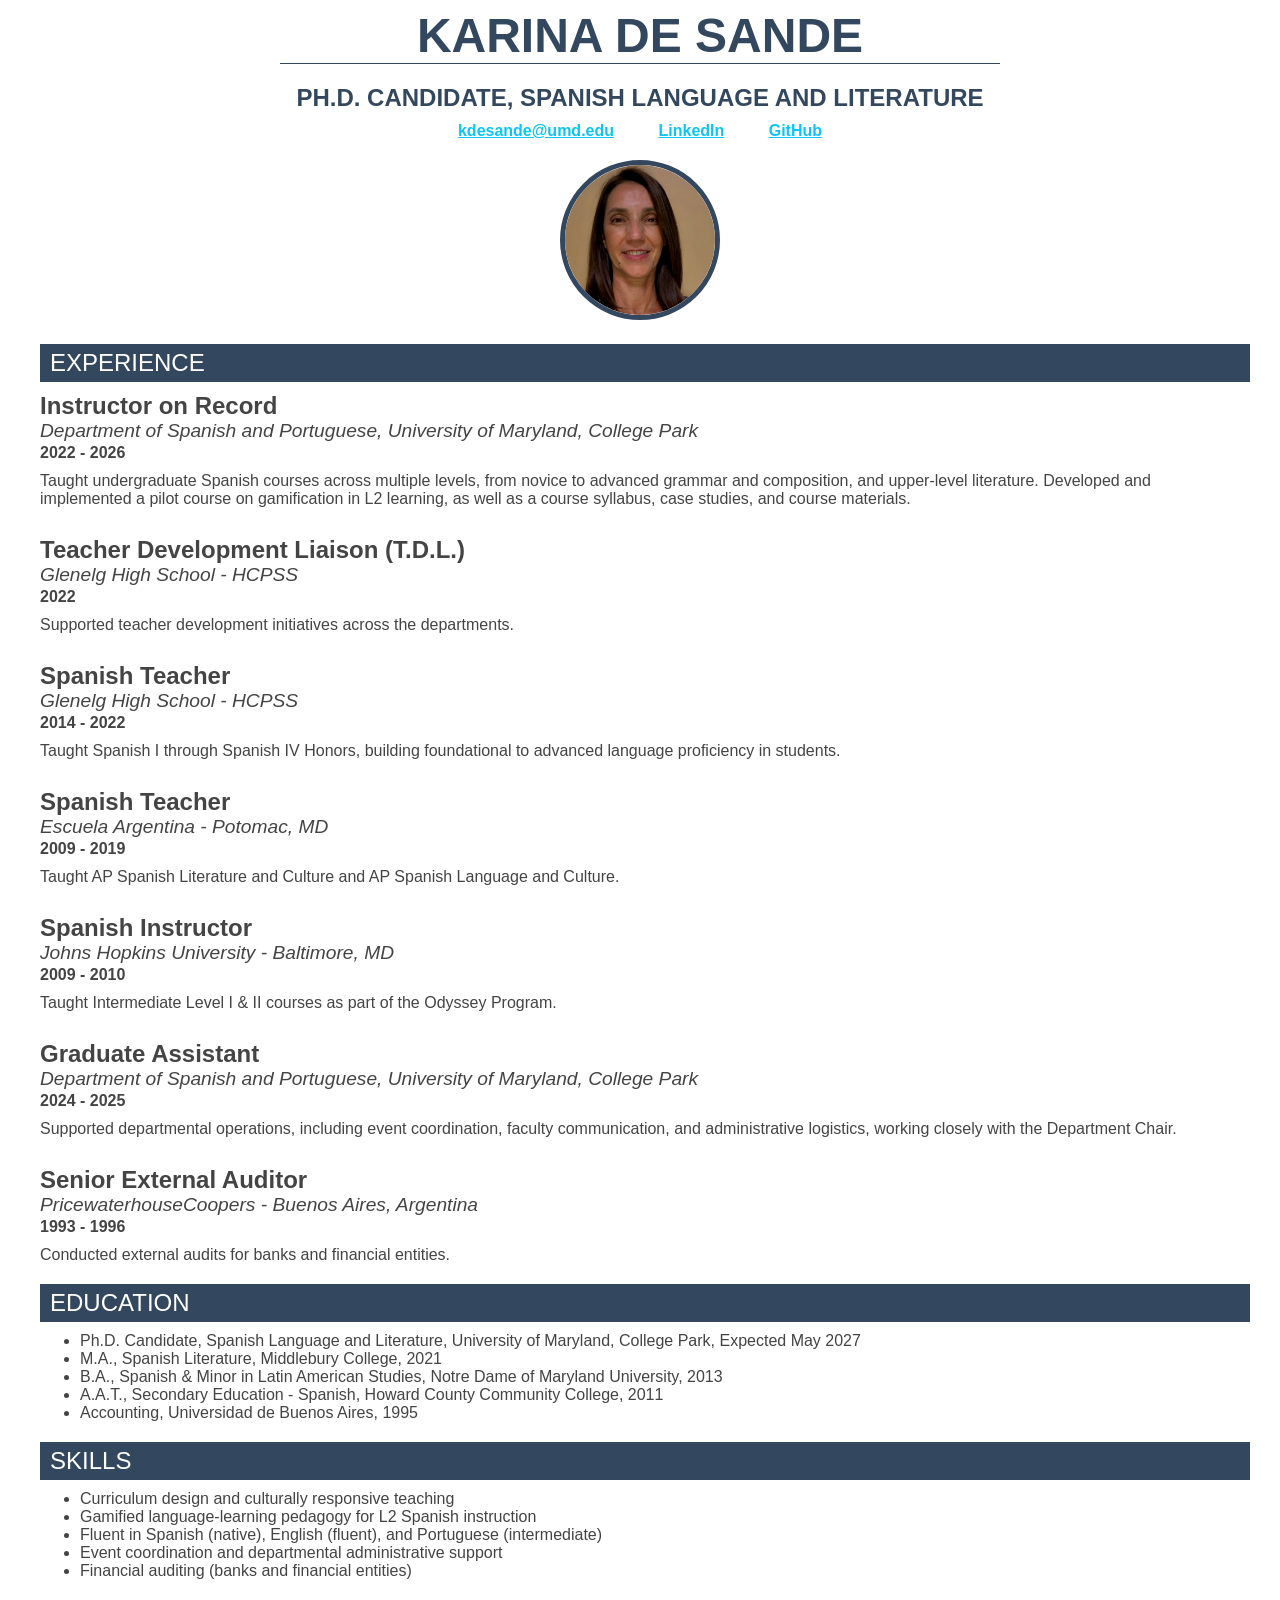
<file: resume/index.html>
<!DOCTYPE html>
<html lang="en">
<head>
    <meta charset="UTF-8">
    <meta name="viewport" content="width=device-width, initial-scale=1.0">
    <title>Karina de Sande's Resume</title>
    <link rel="stylesheet" href="style.css">
</head>
<body>
<!-- container: wraps everything on the page -->
<div id="container">
<!-- I built this myself!-->
<!-- my name at the top -->
<div id="name">Karina de Sande</div>
<!-- my title -->
<div id="title">Ph.D. Candidate, Spanish Language and Literature</div>
<!-- contact links -->
<ul class="menu">
    <li><a href="mailto:kdesande@umd.edu">kdesande@umd.edu</a></li>
    <li><a href="https://www.linkedin.com/in/karina-de-sande-597b59437/" target="_blank">LinkedIn</a></li>
    <li><a href="https://github.com/kdesande" target="_blank">GitHub</a></li>
</ul>
<!-- headshot -->
<div id="headshot-container">
<img src="headshot.jpg" alt="Karina de Sande" id="headshot">
</div>
<!-- section titles-->
<div class="section-header">Experience</div>
<div class="jobtitle">Instructor on Record</div>
<div class="organization">Department of Spanish and Portuguese, University of Maryland, College Park</div>
<div class="date">2022 - 2026</div>
<p class="description">Taught undergraduate Spanish courses across multiple levels, from novice to advanced grammar and composition, and upper-level literature. Developed and implemented a pilot course on gamification in L2 learning, as well as a course syllabus, case studies, and course materials.</p><br>
<div class="jobtitle">Teacher Development Liaison (T.D.L.)</div>
<div class="organization">Glenelg High School - HCPSS</div>
<div class="date">2022</div>
<p class="description">Supported teacher development initiatives across the departments.</p><br>
<div class="jobtitle">Spanish Teacher</div>
<div class="organization">Glenelg High School - HCPSS</div>
<div class="date">2014 - 2022</div>
<p class="description">Taught Spanish I through Spanish IV Honors, building foundational to advanced language proficiency in students.</p><br>
<div class="jobtitle">Spanish Teacher</div>
<div class="organization">Escuela Argentina - Potomac, MD</div>
<div class="date">2009 - 2019</div>
<p class="description">Taught AP Spanish Literature and Culture and AP Spanish Language and Culture.</p><br>
<div class="jobtitle">Spanish Instructor</div>
<div class="organization">Johns Hopkins University - Baltimore, MD</div>
<div class="date">2009 - 2010</div>
<p class="description">Taught Intermediate Level I & II courses as part of the Odyssey Program.</p><br>
<div class="jobtitle">Graduate Assistant</div>
<div class="organization">Department of Spanish and Portuguese, University of Maryland, College Park</div>
<div class="date">2024 - 2025</div>
<p class="description">Supported departmental operations, including event coordination, faculty communication, and administrative logistics, working closely with the Department Chair.</p><br>
<div class="jobtitle">Senior External Auditor</div>
<div class="organization">PricewaterhouseCoopers - Buenos Aires, Argentina</div>
<div class="date">1993 - 1996</div>
<p class="description">Conducted external audits for banks and financial entities.</p>
<div class="section-header">Education</div>
<!-- education list -->
<ul id="degrees">
    <li>Ph.D. Candidate, Spanish Language and Literature, University of Maryland, College Park, Expected May 2027</li>
    <li>M.A., Spanish Literature, Middlebury College, 2021</li>
    <li>B.A., Spanish & Minor in Latin American Studies, Notre Dame of Maryland University, 2013</li>
    <li>A.A.T., Secondary Education - Spanish, Howard County Community College, 2011</li>
    <li>Accounting, Universidad de Buenos Aires, 1995</li>
</ul>
<div class="section-header">Skills</div>
<!-- skills list -->
<ul id="do">
    <li>Curriculum design and culturally responsive teaching</li>
    <li>Gamified language-learning pedagogy for L2 Spanish instruction</li>
    <li>Fluent in Spanish (native), English (fluent), and Portuguese (intermediate)</li>
    <li>Event coordination and departmental administrative support</li>
    <li>Financial auditing (banks and financial entities)</li>
</ul>
</div>
</body>
</html>
</file>
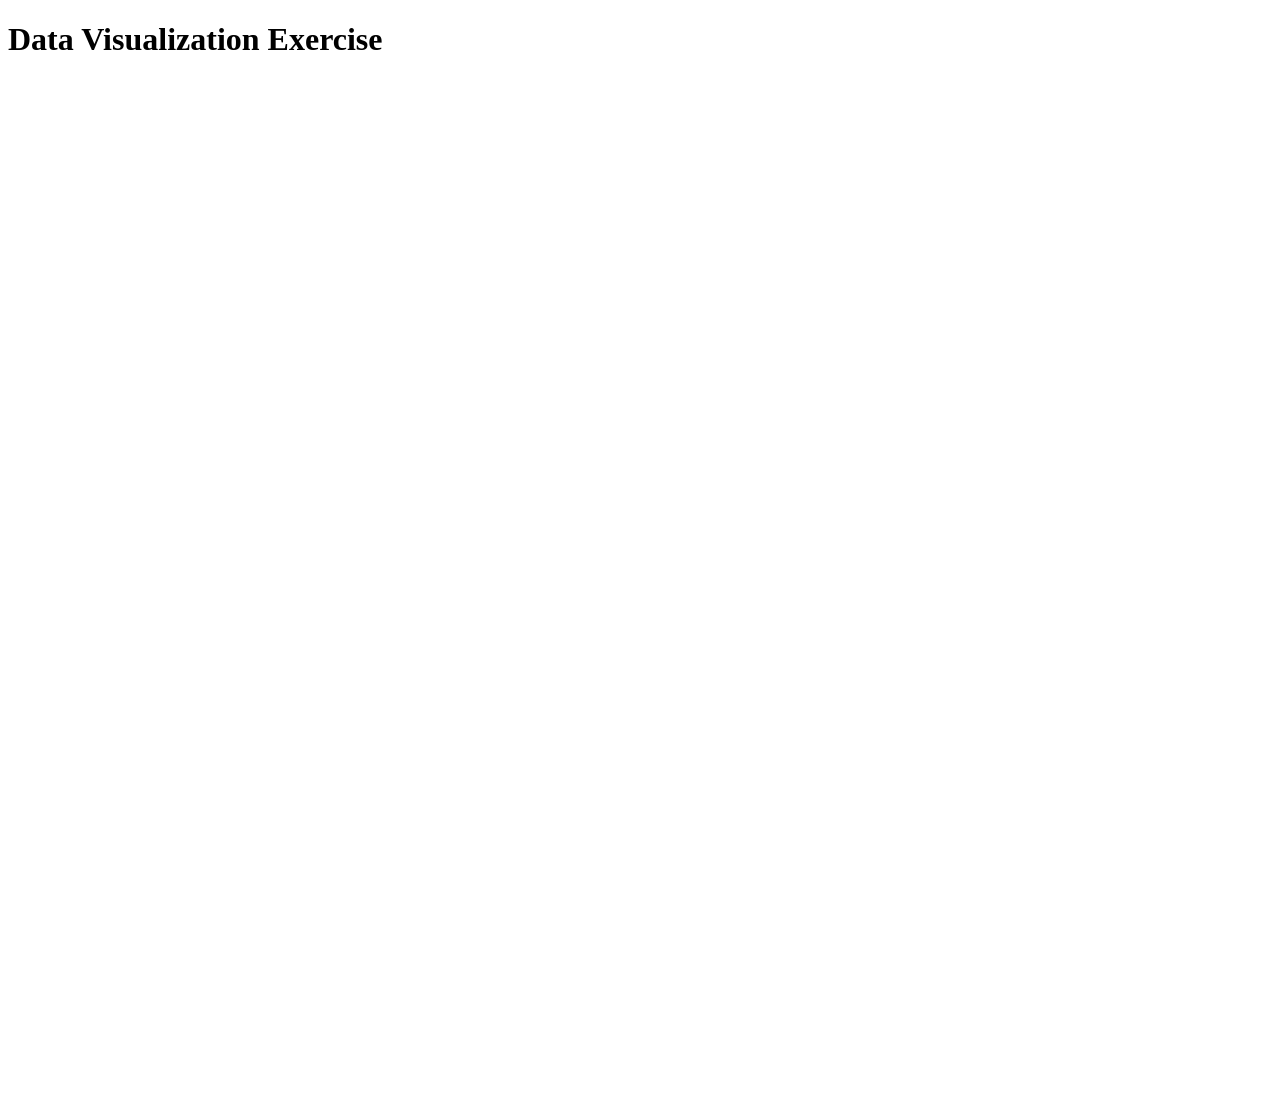
<file: data-viz/datawrapper-graphics.html>
<!DOCTYPE html>
<html lang="en">
<head>
  <meta charset="utf-8">
  <meta name="viewpoint" content="width=device-width, initial-scale=1">
  <title>Data Visualization Exercise | Karina de Sande</title>
</head>
<body>
  <h1>Data Visualization Exercise</h1>

  <!-- Chart 1: bar chart -->
  <iframe title="Hot-related deaths in Maryland and Baltimore" aria-label="Grouped column chart" id="datawrapper-chart-Q11ar" src="https://datawrapper.dwcdn.net/Q11ar/1/" scrolling="no" frameborder="0" style="width: 0; min-width: 100% !important; border: none;" height="550" data-external="1"></iframe><script type="text/javascript">(function(){function e(){window.addEventListener(`message`,function(e){if(e.data[`datawrapper-height`]!==void 0){var t=document.querySelectorAll(`iframe`);for(var n in e.data[`datawrapper-height`])for(var r=0,i;i=t[r];r++)if(i.contentWindow===e.source){var a=e.data[`datawrapper-height`][n]+`px`;i.style.height=a}}})}e()})();</script>

  <!-- Chart 2: line chart -->
  <iframe title="Indoor and outdoor heat index during Baltimore heat wave" aria-label="Line chart" id="datawrapper-chart-1a8sa" src="https://datawrapper.dwcdn.net/1a8sa/1/" scrolling="no" frameborder="0" style="width: 0; min-width: 100% !important; border: none;" height="466" data-external="1"></iframe><script type="text/javascript">(function(){function e(){window.addEventListener(`message`,function(e){if(e.data[`datawrapper-height`]!==void 0){var t=document.querySelectorAll(`iframe`);for(var n in e.data[`datawrapper-height`])for(var r=0,i;i=t[r];r++)if(i.contentWindow===e.source){var a=e.data[`datawrapper-height`][n]+`px`;i.style.height=a}}})}e()})();</script>

</body>
</html>
</file>
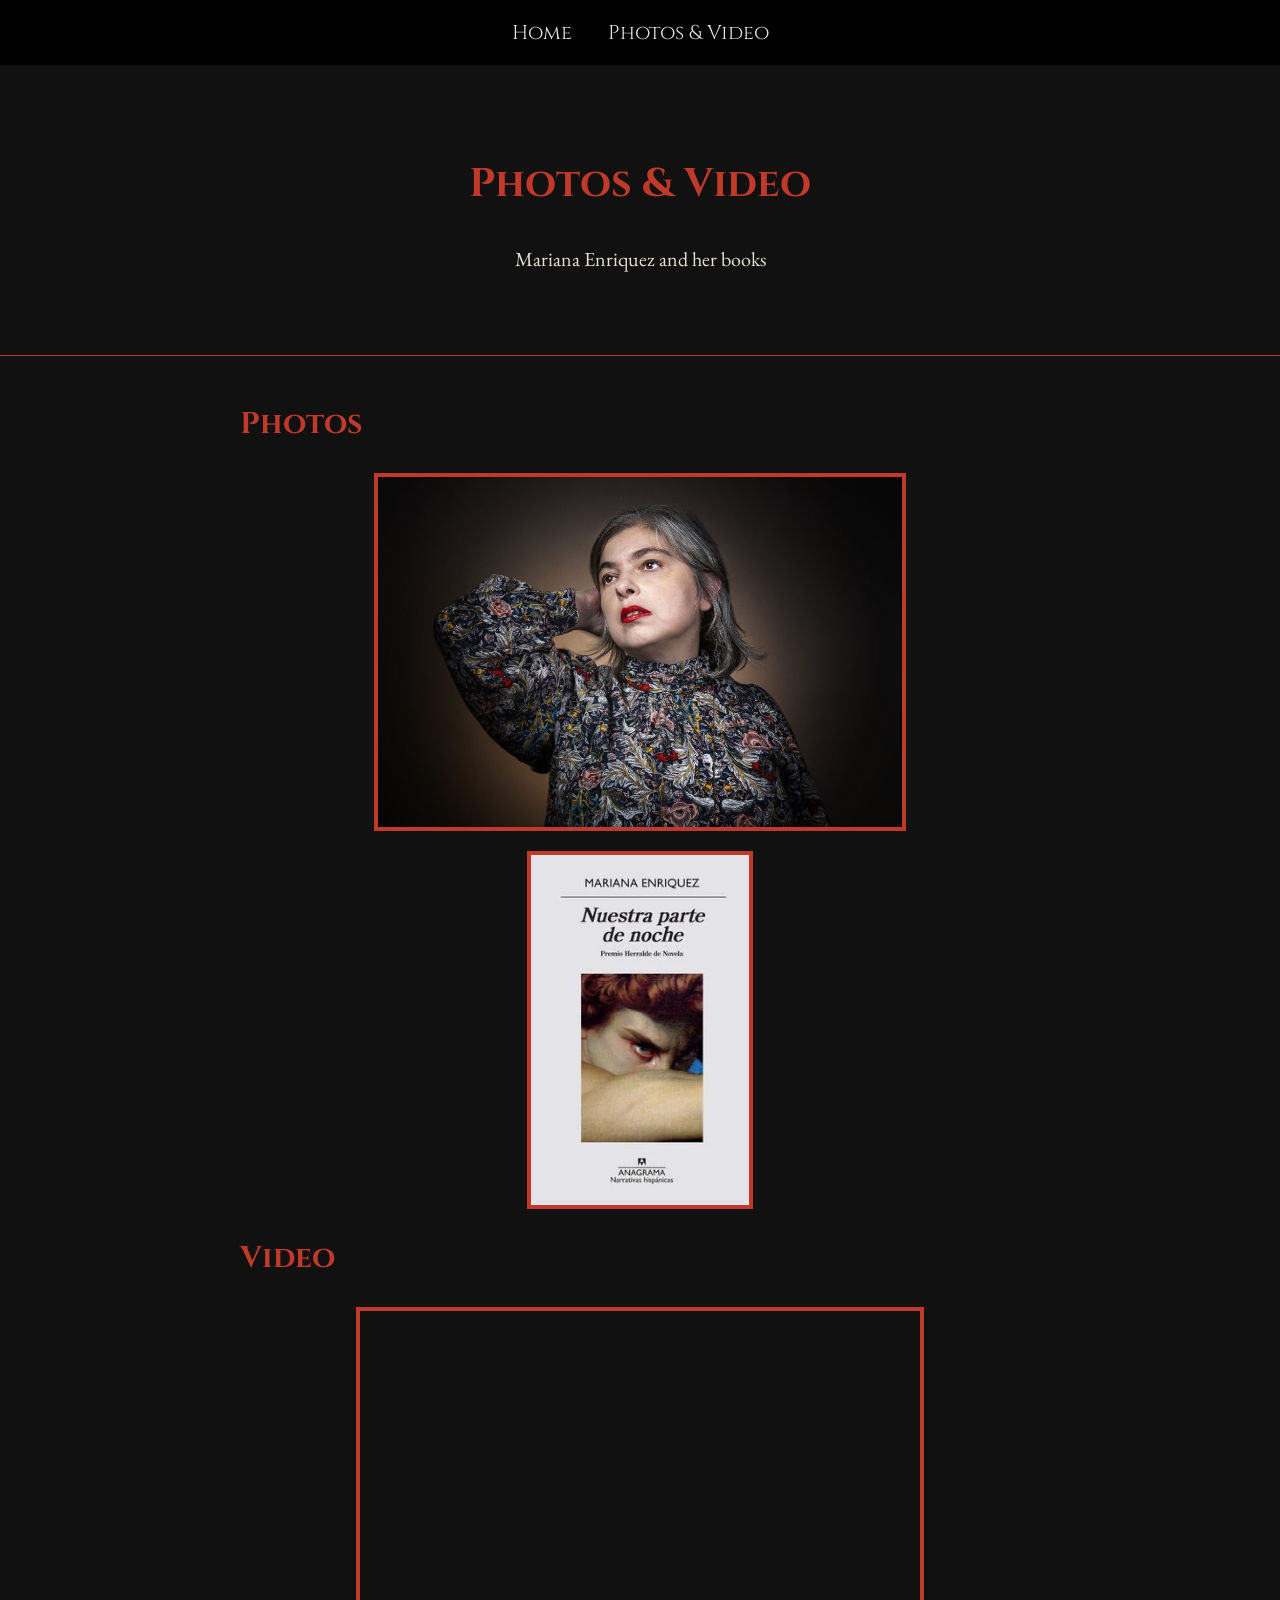
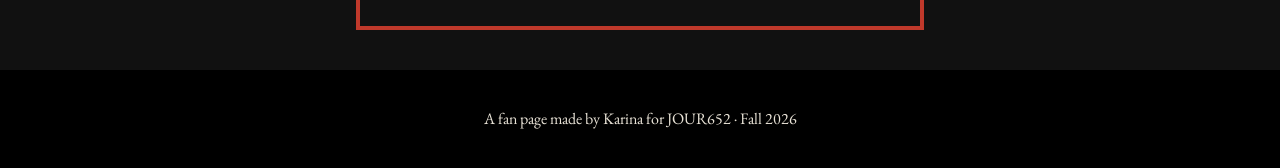
<file: fan-page/photos.html>
<!DOCTYPE html>
<html lang="en">
<head>
    <meta charset="UTF-8">
    <title>Photos & Video | Mariana Enriquez</title>
    <link rel="preconnect" href="https://fonts.googleapis.com">
    <link rel="preconnect" href="https://fonts.gstatic.com" crossorigin>
    <link href="https://fonts.googleapis.com/css2?family=Cinzel:wght@400..900&family=EB+Garamond:ital,wght@0,400..800;1,400..800&display=swap" rel="stylesheet">
    <link href="style.css" rel="stylesheet">
</head>
<body>
    <nav>
        <a href="index.html">Home</a>
        <a href="photos.html">Photos &amp; Video</a>
    </nav>

    <header>
        <h1>Photos & Video</h1>
        <p>Mariana Enriquez and her books</p>
    </header>
    <main>
        <section>
            <h2>Photos</h2>
            <img src="images/enriquez.jpg" alt="Portrait of the writer Mariana Enriquez">
            <img src="images/book.jpg" alt="Cover of Nuestra parte de noche">
        </section>
        <section>
            <h2>Video</h2>
            <iframe width="560" height="315" src="https://www.youtube.com/embed/qoQyoFhEnWw?si=h1-xcNqOjUaTUww8" title="YouTube video player" frameborder="0" allow="accelerometer; autoplay; clipboard-write; encrypted-media; gyroscope; picture-in-picture; web-share" referrerpolicy="strict-origin-when-cross-origin" allowfullscreen></iframe>
        </section>
    </main>
    <footer>
        <p>A fan page made by Karina for JOUR652 · Fall 2026</p>
    </footer>
</body>
</html>
</file>
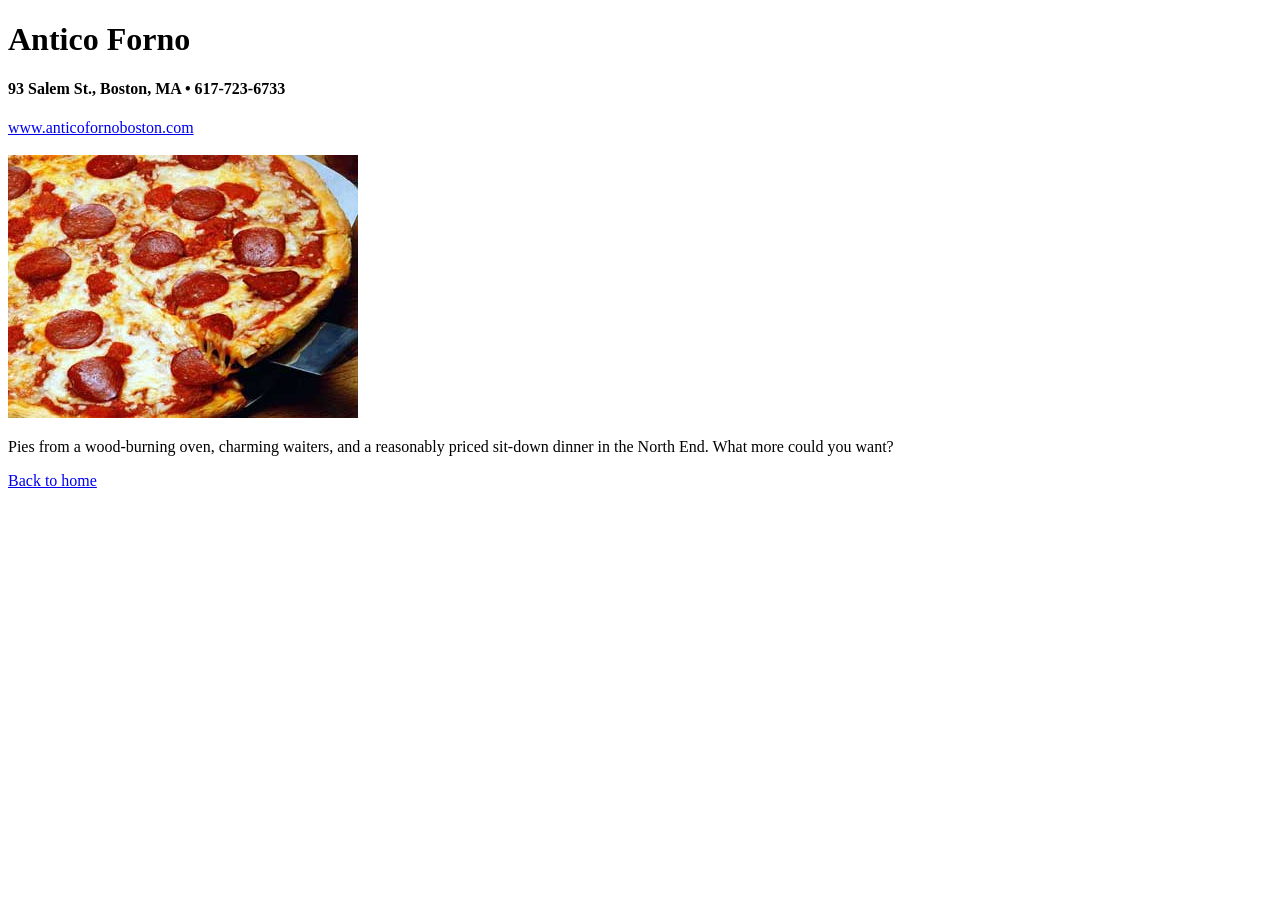
<file: pizza/antico.html>
<!DOCTYPE html>
<html lang="en">
<head>
    <meta charset="UTF-8">
    <title>Antico Forno : North End</title>
</head>
<body>
<h1>Antico Forno</h1>
<h4>93 Salem St., Boston, MA &bull; 617-723-6733</h4>
<a href="http://www.anticofornoboston.com">www.anticofornoboston.com</a>
<br />
<br />
<a href="http://anticofornoboston.com"><img src="images/antico.jpg" alt="Antico Forno pizza: Best in the North End" title="Antico Forno" /></a>

<p>Pies from a wood-burning oven, charming waiters, and a reasonably priced sit-down dinner in the North End. What more could you want?</p>

<a href="pizza.html">Back to home</a>
</body>
</html>
</file>
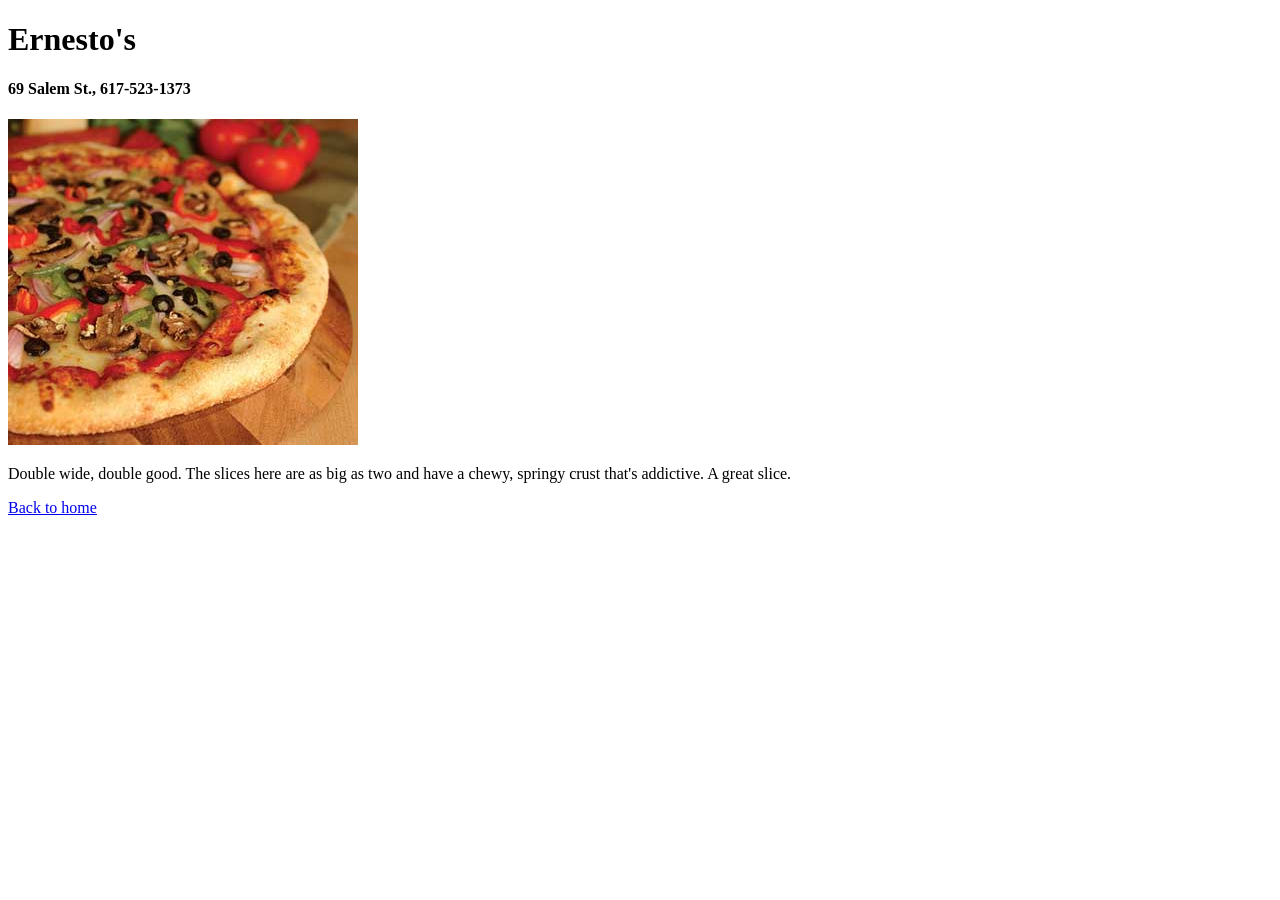
<file: pizza/ernestos.html>
<!DOCTYPE html>
<html lang="en">
<head>
    <meta charset="UTF-8">
    <title>Ernesto's : North End</title>
</head>
<body>
<h1>Ernesto's</h1>
<h4>69 Salem St., 617-523-1373</h4>
<a href="http://www.ernestosnorthend.com"><img src="images/ernestos.jpg" alt="Ernesto's: A Great Slice" title="Ernesto's" /></a>

<p>Double wide, double good. The slices here are as big as two and have a chewy, springy crust that's addictive. A great slice.</p>

<a href="pizza.html">Back to home</a>
</body>
</html>
</file>
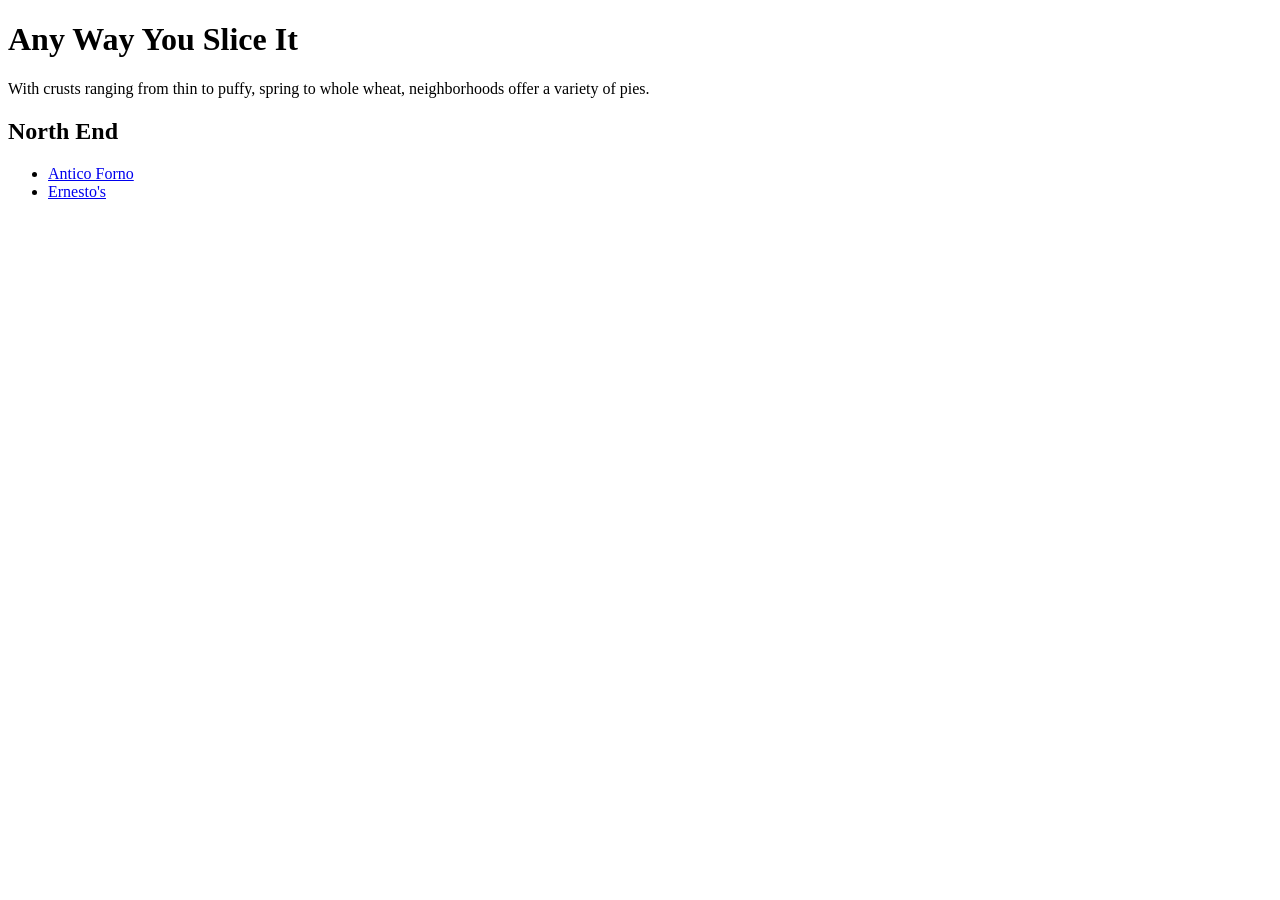
<file: pizza/pizza.html>
<!DOCTYPE html>
<html lang="en">
<head>
    <meta charset="UTF-8">
    <title>Boston Pizza Guide</title>
</head>
<body>
<h1>Any Way You Slice It</h1>
<p>With crusts ranging from thin to puffy, spring to whole wheat, neighborhoods offer a variety of pies.</p>

<h2>North End</h2>
<ul>
    <li><a href="antico.html">Antico Forno</a></li>
    <li><a href="ernestos.html">Ernesto's</a></li>
</ul>
</body>
</html>
</file>
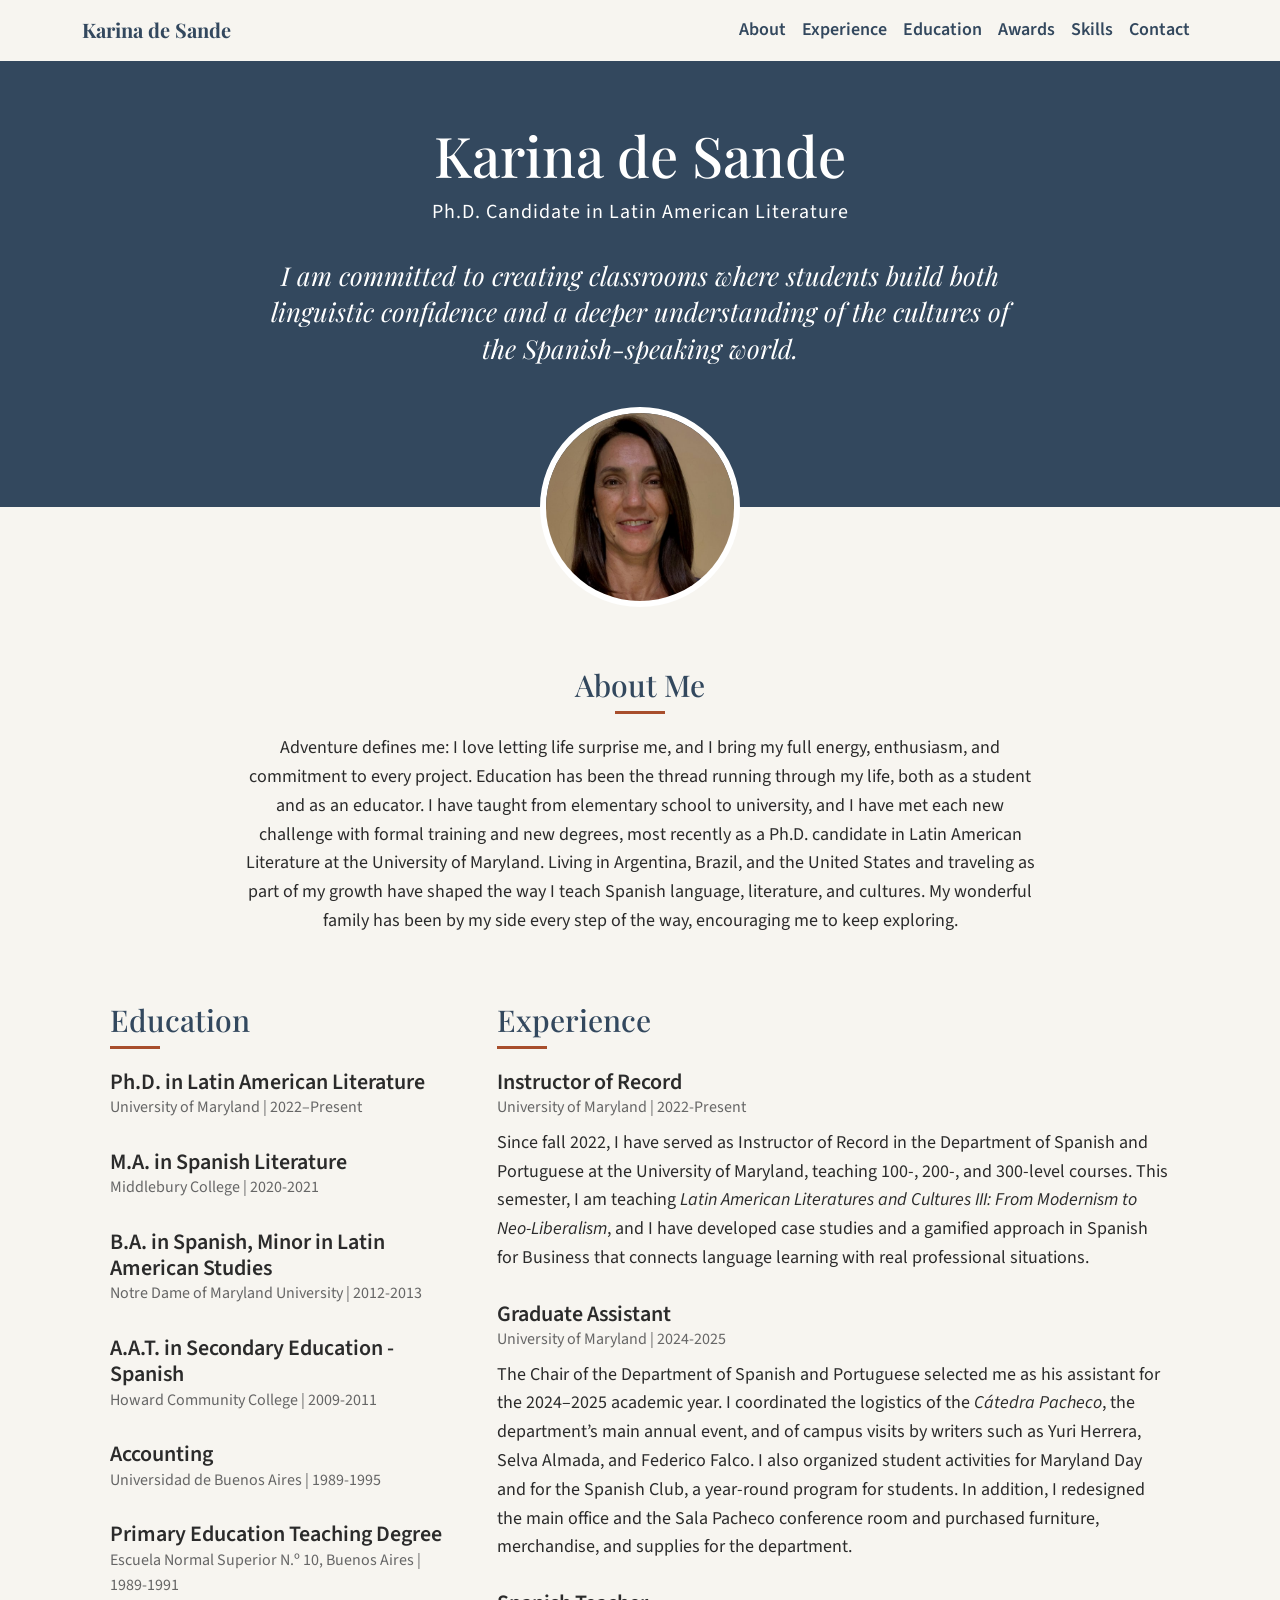
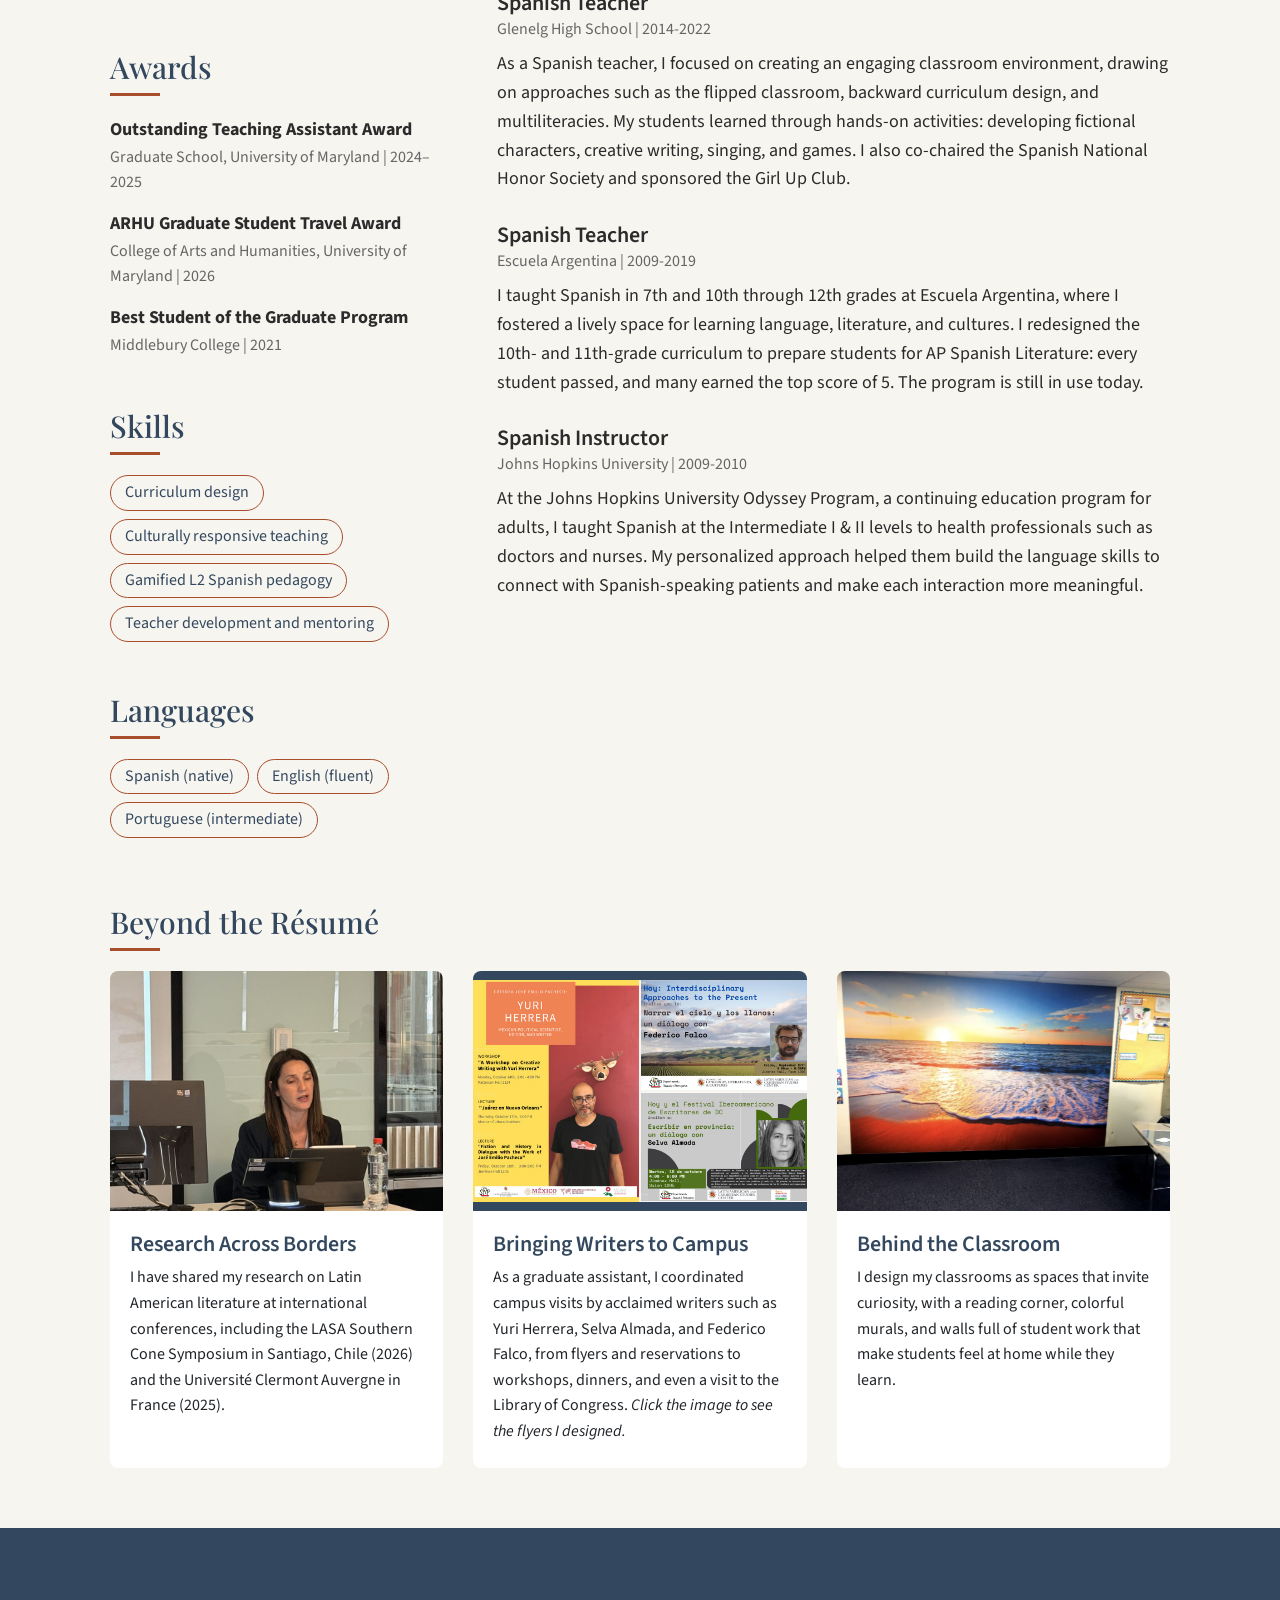
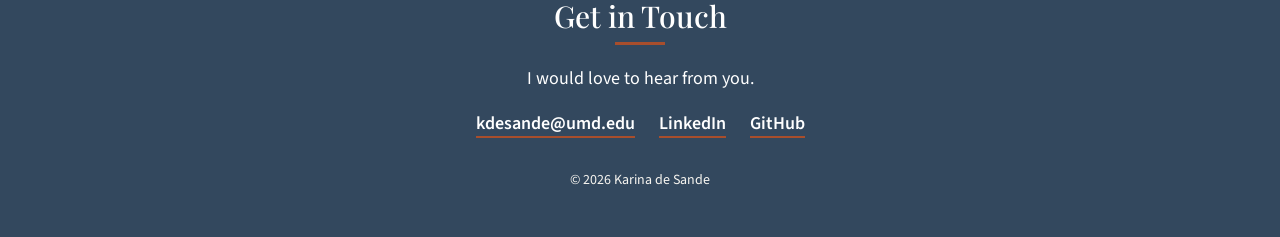
<file: resume-project/karina-desande-resume.html>
<!DOCTYPE html>
<html lang="en">
<head>
    <meta charset="UTF-8">
    <meta name="viewport" content="width=device-width, initial-scale=1.0">
    <title>Karina de Sande | Resume</title>
    <link rel="preconnect" href="https://fonts.googleapis.com">
    <link rel="preconnect" href="https://fonts.gstatic.com" crossorigin>
    <link href="https://fonts.googleapis.com/css2?family=Playfair+Display:wght@600;700&family=Source+Sans+3:wght@400;600&display=swap" rel="stylesheet">
    <link href="https://cdn.jsdelivr.net/npm/bootstrap@5.3.3/dist/css/bootstrap.min.css" rel="stylesheet">
    <link rel="stylesheet" href="css/style.css">
</head>
<body>
    <nav id="main-nav" class="navbar navbar-expand-md">
        <div class="container">
            <a class="navbar-brand" href="#topper">Karina de Sande</a>
            <button class="navbar-toggler" type="button" data-bs-toggle="collapse" data-bs-target="#nav-links" aria-controls="nav-links" aria-expanded="false" aria-label="Toggle navigation">
                <span class="navbar-toggler-icon"></span>
            </button>
            <div class="collapse navbar-collapse" id="nav-links">
                <ul class="navbar-nav ms-auto">
                    <li class="nav-item"><a class="nav-link" href="#about">About</a></li>
                    <li class="nav-item"><a class="nav-link" href="#experience">Experience</a></li>
                    <li class="nav-item"><a class="nav-link" href="#education">Education</a></li>
                    <li class="nav-item"><a class="nav-link" href="#awards">Awards</a></li>
                    <li class="nav-item"><a class="nav-link" href="#skills">Skills</a></li>
                    <li class="nav-item"><a class="nav-link" href="#contact">Contact</a></li>
                </ul>
            </div>
        </div>
    </nav>
    <header id="topper">
        <h1>Karina de Sande</h1>
        <p class="tagline">Ph.D. Candidate in Latin American Literature</p>
        <blockquote class="teaching-quote">
            I am committed to creating classrooms where students build both linguistic confidence and a deeper understanding of the cultures of the Spanish-speaking world.
        </blockquote>
        <img src="images/karina.jpg" alt="Portrait of Karina de Sande" class="headshot">
    </header>
    <main>
        <section id="about">
            <h2>About Me</h2>
            <p>Adventure defines me: I love letting life surprise me, and I bring my full energy, enthusiasm, and commitment to every project. Education has been the thread running through my life, both as a student and as an educator. I have taught from elementary school to university, and I have met each new challenge with formal training and new degrees, most recently as a Ph.D. candidate in Latin American Literature at the University of Maryland. Living in Argentina, Brazil, and the United States and traveling as part of my growth have shaped the way I teach Spanish language, literature, and cultures. My wonderful family has been by my side every step of the way, encouraging me to keep exploring.</p>
        </section>
        <div id="resume-columns">
            <section id="experience">
                <h2>Experience</h2>
                <article class="job">
                    <h3>Instructor of Record</h3>
                    <p class="job-meta">University of Maryland | 2022-Present</p>
                    <p>Since fall 2022, I have served as Instructor of Record in the Department of Spanish and Portuguese at the University of Maryland, teaching 100-, 200-, and 300-level courses. This semester, I am teaching <em>Latin American Literatures and Cultures III: From Modernism to Neo-Liberalism</em>, and I have developed case studies and a gamified approach in Spanish for Business that connects language learning with real professional situations.</p>
                </article>
                <article class="job">
                    <h3>Graduate Assistant</h3>
                    <p class="job-meta">University of Maryland | 2024-2025</p>
                    <p>The Chair of the Department of Spanish and Portuguese selected me as his assistant for the 2024–2025 academic year. I coordinated the logistics of the <em>Cátedra Pacheco</em>, the department’s main annual event, and of campus visits by writers such as Yuri Herrera, Selva Almada, and Federico Falco. I also organized student activities for Maryland Day and for the Spanish Club, a year-round program for students. In addition, I redesigned the main office and the Sala Pacheco conference room and purchased furniture, merchandise, and supplies for the department.</p>
                </article>
                <article class="job">
                    <h3>Spanish Teacher</h3>
                    <p class="job-meta">Glenelg High School | 2014-2022</p>
                    <p>As a Spanish teacher, I focused on creating an engaging classroom environment, drawing on approaches such as the flipped classroom, backward curriculum design, and multiliteracies. My students learned through hands-on activities: developing fictional characters, creative writing, singing, and games. I also co-chaired the Spanish National Honor Society and sponsored the Girl Up Club.</p>
                </article>
                <article class="job">
                    <h3>Spanish Teacher</h3>
                    <p class="job-meta">Escuela Argentina | 2009-2019</p>
                    <p>I taught Spanish in 7th and 10th through 12th grades at Escuela Argentina, where I fostered a lively space for learning language, literature, and cultures. I redesigned the 10th- and 11th-grade curriculum to prepare students for AP Spanish Literature: every student passed, and many earned the top score of 5. The program is still in use today.</p>
                </article>
                <article class="job">
                    <h3>Spanish Instructor</h3>
                    <p class="job-meta">Johns Hopkins University | 2009-2010</p>
                    <p>At the Johns Hopkins University Odyssey Program, a continuing education program for adults, I taught Spanish at the Intermediate I & II levels to health professionals such as doctors and nurses. My personalized approach helped them build the language skills to connect with Spanish-speaking patients and make each interaction more meaningful.</p>
                </article>
            </section>
            <aside id="sidebar">
                <section id="education">
                    <h2>Education</h2>
                    <div class="degree">
                        <h3>Ph.D. in Latin American Literature</h3>
                        <p class="degree-meta">University of Maryland | 2022–Present</p>
                    </div>
                    <div class="degree">
                        <h3>M.A. in Spanish Literature</h3>
                        <p class="degree-meta">Middlebury College | 2020-2021</p>
                    </div>
                    <div class="degree">
                        <h3>B.A. in Spanish, Minor in Latin American Studies</h3>
                        <p class="degree-meta">Notre Dame of Maryland University | 2012-2013</p>
                    </div>
                    <div class="degree">
                        <h3>A.A.T. in Secondary Education - Spanish</h3>
                        <p class="degree-meta">Howard Community College | 2009-2011</p>
                    </div>
                    <div class="degree">
                        <h3>Accounting</h3>
                        <p class="degree-meta">Universidad de Buenos Aires | 1989-1995</p>
                    </div>
                    <div class="degree">
                        <h3>Primary Education Teaching Degree</h3>
                        <p class="degree-meta">Escuela Normal Superior N.º 10, Buenos Aires | 1989-1991</p>
                    </div>
                </section>
                <section id="awards">
                    <h2>Awards</h2>
                    <ul class="award-list">
                        <li>
                            <strong>Outstanding Teaching Assistant Award</strong>
                            <span>Graduate School, University of Maryland | 2024–2025</span>
                        </li>
                        <li>
                            <strong>ARHU Graduate Student Travel Award</strong>
                            <span>College of Arts and Humanities, University of Maryland | 2026</span>
                        </li>
                        <li>
                            <strong>Best Student of the Graduate Program</strong>
                            <span>Middlebury College | 2021</span>
                        </li>
                    </ul>
                </section>
                <section id="skills">
                    <h2>Skills</h2>
                        <ul class="tag-list">
                            <li>Curriculum design</li>
                            <li>Culturally responsive teaching</li>
                            <li>Gamified L2 Spanish pedagogy</li>
                            <li>Teacher development and mentoring</li>
                        </ul>
                </section>
                <section id="languages">
                     <h2>Languages</h2>
                        <ul class="tag-list">
                            <li>Spanish (native)</li>
                            <li>English (fluent)</li>
                            <li>Portuguese (intermediate)</li>
                        </ul>
                </section>
            </aside>
        </div>
        <section id="highlights">
            <h2>Beyond the Résumé</h2>
            <div class="card-grid">
                <article class="card">
                    <img src="images/presenting.jpg" alt="Karina de Sande presenting her research at a conference in Santiago, Chile">
                    <h3>Research Across Borders</h3>
                    <p>I have shared my research on Latin American literature at international conferences, including the LASA Southern Cone Symposium in Santiago, Chile (2026) and the Université Clermont Auvergne in France (2025).</p>
                </article>

                <article class="card">
                    <a href="images/writers.jpg" target="_blank">
                        <img src="images/writers.jpg" alt="Event flyers designed by Karina de Sande for campus visits by writers Yuri Herrera, Federico Falco, and Selva Almada" class="photo-contain">
                    </a>
                    <h3>Bringing Writers to Campus</h3>
                    <p>As a graduate assistant, I coordinated campus visits by acclaimed writers such as Yuri Herrera, Selva Almada, and Federico Falco, from flyers and reservations to workshops, dinners, and even a visit to the Library of Congress. <em>Click the image to see the flyers I designed.</em></p>
                </article>

                <article class="card">
                    <img src="images/classroom.jpg" alt="Spanish classroom with a large beach mural and walls decorated with student work">
                    <h3>Behind the Classroom</h3>
                    <p>I design my classrooms as spaces that invite curiosity, with a reading corner, colorful murals, and walls full of student work that make students feel at home while they learn.</p>
                </article>
            </div>
        </section>
    </main>
    <footer id="contact">
        <h2>Get in Touch</h2>
        <p>I would love to hear from you.</p>
        <ul class="contact-links">
            <li><a href="mailto:kdesande@umd.edu">kdesande@umd.edu</a></li>
            <li><a href="https://www.linkedin.com/in/karina-de-sande-597b59437">LinkedIn</a></li>
            <li><a href="https://github.com/kdesande">GitHub</a></li>
        </ul>
        <p class="copyright">© 2026 Karina de Sande</p>
    </footer>
    <script src="https://cdn.jsdelivr.net/npm/bootstrap@5.3.3/dist/js/bootstrap.bundle.min.js"></script>
</body>
</html>
</file>
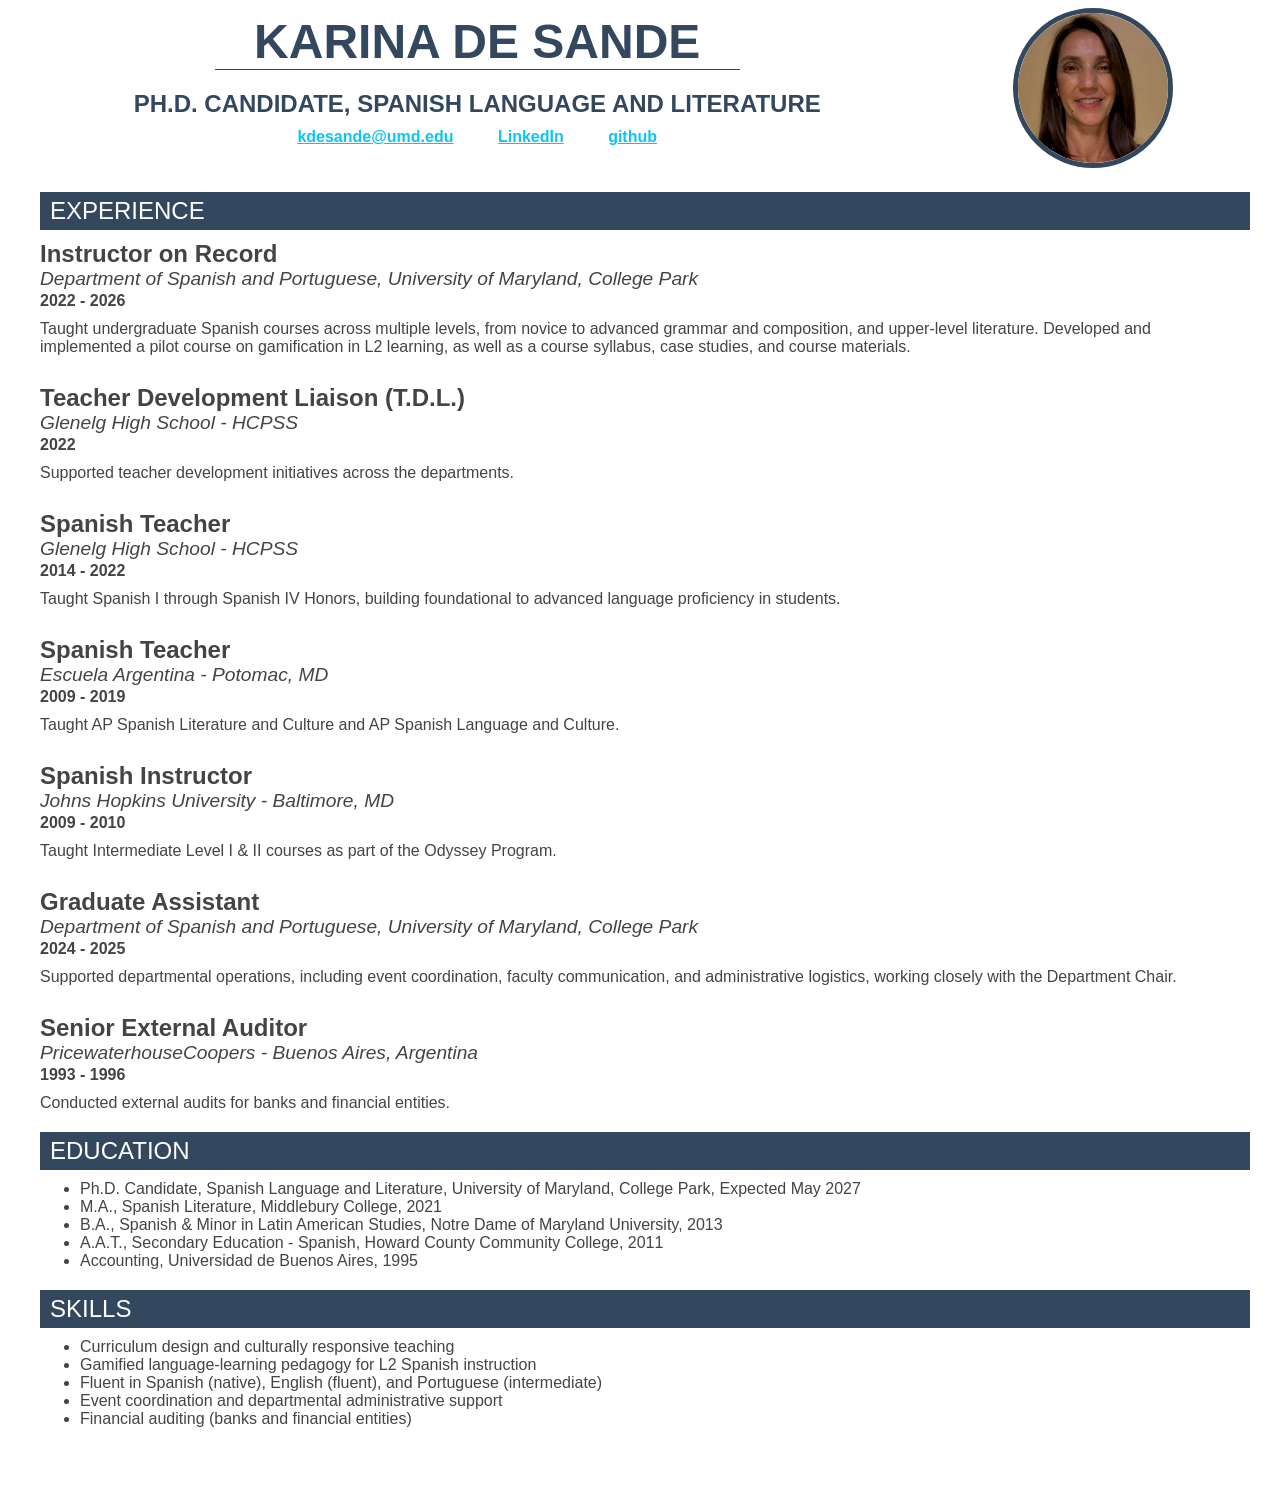
<file: resume/practica.html>
<!DOCTYPE html>
<html lang="en">
<head>
    <meta charset="UTF-8">
    <meta name="viewport" content="width=device-width, initial-scale=1.0">
    <title>Karina de Sande's Resume</title>
    <link rel="stylesheet" href="practica.css">
</head>
<body>
<!-- container: wraps everything on the page -->
<div id="container">
<!-- I built this myself!-->
<!-- header topper: name + photo side by side -->
<div class="header-topper">
    <div class="header-text">
        <div id="name">Karina de Sande</div>
        <div id="title">Ph.D. Candidate, Spanish Language and Literature</div>
        <ul class="menu">
            <li><a href="mailto:kdesande@umd.edu">kdesande@umd.edu</a></li>
            <li><a href="https://www.linkedin.com/in/karina-de-sande-597b59437/" target="_blank">LinkedIn</a></li>
            <li><a href="https://github.com/kdesande" target="_blank">github</a></li>
        </ul>
    </div>
    <div id="headshot-container">
        <img src="headshot.jpg" alt="Karina de Sande" id="headshot">
    </div>
</div>
<!-- section titles-->
<div class="section-header">Experience</div>
<div class="jobtitle">Instructor on Record</div>
<div class="organization">Department of Spanish and Portuguese, University of Maryland, College Park</div>
<div class="date">2022 - 2026</div>
<p class="description">Taught undergraduate Spanish courses across multiple levels, from novice to advanced grammar and composition, and upper-level literature. Developed and implemented a pilot course on gamification in L2 learning, as well as a course syllabus, case studies, and course materials.</p><br>
<div class="jobtitle">Teacher Development Liaison (T.D.L.)</div>
<div class="organization">Glenelg High School - HCPSS</div>
<div class="date">2022</div>
<p class="description">Supported teacher development initiatives across the departments.</p><br>
<div class="jobtitle">Spanish Teacher</div>
<div class="organization">Glenelg High School - HCPSS</div>
<div class="date">2014 - 2022</div>
<p class="description">Taught Spanish I through Spanish IV Honors, building foundational to advanced language proficiency in students.</p><br>
<div class="jobtitle">Spanish Teacher</div>
<div class="organization">Escuela Argentina - Potomac, MD</div>
<div class="date">2009 - 2019</div>
<p class="description">Taught AP Spanish Literature and Culture and AP Spanish Language and Culture.</p><br>
<div class="jobtitle">Spanish Instructor</div>
<div class="organization">Johns Hopkins University - Baltimore, MD</div>
<div class="date">2009 - 2010</div>
<p class="description">Taught Intermediate Level I & II courses as part of the Odyssey Program.</p><br>
<div class="jobtitle">Graduate Assistant</div>
<div class="organization">Department of Spanish and Portuguese, University of Maryland, College Park</div>
<div class="date">2024 - 2025</div>
<p class="description">Supported departmental operations, including event coordination, faculty communication, and administrative logistics, working closely with the Department Chair.</p><br>
<div class="jobtitle">Senior External Auditor</div>
<div class="organization">PricewaterhouseCoopers - Buenos Aires, Argentina</div>
<div class="date">1993 - 1996</div>
<p class="description">Conducted external audits for banks and financial entities.</p>
<div class="section-header">Education</div>
<!-- education list -->
<ul id="degrees">
    <li>Ph.D. Candidate, Spanish Language and Literature, University of Maryland, College Park, Expected May 2027</li>
    <li>M.A., Spanish Literature, Middlebury College, 2021</li>
    <li>B.A., Spanish & Minor in Latin American Studies, Notre Dame of Maryland University, 2013</li>
    <li>A.A.T., Secondary Education - Spanish, Howard County Community College, 2011</li>
    <li>Accounting, Universidad de Buenos Aires, 1995</li>
</ul>
<div class="section-header">Skills</div>
<!-- skills list -->
<ul id="do">
    <li>Curriculum design and culturally responsive teaching</li>
    <li>Gamified language-learning pedagogy for L2 Spanish instruction</li>
    <li>Fluent in Spanish (native), English (fluent), and Portuguese (intermediate)</li>
    <li>Event coordination and departmental administrative support</li>
    <li>Financial auditing (banks and financial entities)</li>
</ul>
</div>
</body>
</html>
</file>
<file: bootstrap-practice/style.css>
/* General */
body {
    background-color: #f7f5f0;
    color: #2b2b2b;
    font-family: "Source Sans 3", Arial, sans-serif;
    font-size: 18px;
}

.container {
    background-color: white;
    padding-top: 40px;
    padding-bottom: 40px;
}

/* Headline and byline */
.headline {
    font-family: "Playfair Display", Georgia, serif;
    color: #33485e;
    font-size: 40px;
    margin-bottom: 10px;
}

.byline {
    color: #a84e2c;
    font-weight: 600;
    font-size: 15px;
    margin-bottom: 25px;
}

/* Images and captions */
.caption {
    color: #666666;
    font-size: 13px;
    margin-top: 6px;
    margin-bottom: 25px;
}

.credit {
    font-style: italic;
}

.inline-image {
    margin: 35px 30px;
}

/* Blockquote */
.pull-quote {
    font-family: "Playfair Display", Georgia, serif;
    font-size: 24px;
    color: #33485e;
    border-left: 6px solid #a84e2c;
    padding: 10px 25px;
    margin: 35px 20ox;
}

/* More Reads */
.more-reads {
    background-color: #f2ede4;
    border-top: 3px solid #33485e;
    padding: 20px 25px;
    margin-top: 40px;
}

.more-reads h2 {
    font-family: "Playfair Display", Georgiam serif;
    color: #33485e;
    font-size: 24px;
}

.more-reads a {
    color: #33485e;
}

.more-reads a:hover {
    color: #a84e2c;
}

/* Footer */
.footer {
    background-color: #33485e;
    color: white;
    text-align: center;
    padding: 20px;
}

.footer p {
    margin: 0;
}
</file>
<file: fan-page/style.css>
body {
    margin: 0;
    background-color: #111111;
    color: #e8e2d6;
    font-family: 'EB Garamond', serif;
    font-size: 20px;
    line-height: 1.6;
}

h1, h2 {
    font-family: 'Cinzel', serif;
    color: #c0392b;
}

header {
    text-align: center;
    padding: 60px 20px;
    border-bottom: 1px solid #c0392b;
}

main {
    max-width: 800px;
    margin: 0 auto;
    padding: 20px;
}

nav {
    background-color: #000000;
    text-align: center;
    padding: 16px;
}

nav a {
    color: #e8e2d6;
    font-family: 'Cinzel', serif;
    text-decoration: none;
    margin: 0 16px;
}

nav a:hover {
    color: #c0392b;
}

footer {
    background-color: #000000;
    text-align: center;
    padding: 20px;
    font-size: 16px;
}

main img {
    display: block;
    margin: 20px auto;
    max-width: 100%;
    height: 350px;
    border: 4px solid #c0392b;
}

iframe {
    display: block;
    margin: 20px auto;
    max-width: 100%;
    border: 4px solid #c0392b;
}
</file>
<file: html-frame/style.css>
/* Headline */
#headline {
    font-family: "Montserrat", sans-serif;
    font-size: 3em;
    font-weight: 700;
    text-align: center;
    margin-top: 40px;
}

/* Byline */
#byline {
    font-family: "Montserrat", sans-serif;
    font-size: 1em;
    text-align: center;
    color: #666666;
}

/* Story text */
p {
    font-family: "EB Garamond", serif;
    font-size: 1.25em;
    line-height: 1.8;
}

/* Subheading */
.subheading {
    font-family: "Montserrat", sans-serif;
    font-size: 1.75em;
    font-weight: 700;
    margin-top: 40px;
    margin-bottom: 20px;
}

/* Image caption and credit */
figure {
    margin-top: 30px;
    margin-bottom: 30px;
}

figure img {
    width: 100%;
}

figcaption {
    font-family: "Montserrat", sans-serif;
    font-size: 0.85em;
    margin-top: 8px;
}

.caption {
    color: #2b2b2b;
}

.credit {
    color: #666666;
    font-style: italic;
}

/* Pull quote */
.pull-quote {
    font-family: "EB Garamond", serif;
    font-size: 1.75em;
    font-style: italic;
    border-left: 5px solid #a84e2c;
    padding-left: 25px;
    margin-top: 40px;
    margin-bottom: 40px;
}

.quote-source {
    display: block;
    font-family: "Montserrat", sans-serif;
    font-size: 0.5em;
    font-style: normal;
    color: #666666;
    margin-top: 10px;
}

/* Three column row */
.three-columns {
    margin-top: 40px;
    text-align: center;
}

/* Footer */
#footer {
    background-color: #212529;
    padding-top: 30px;
    padding-bottom: 30px;
    margin-top: 60px;
    text-align: center;
}

#footer p {
    font-family: "Montserrat", sans-serif;
    font-size: 0.9em;
    color: white;
    margin: 0;
}
</file>
<file: midterm-review/css/style.css>
* {
    box-sizing: border-box;
}

body {
    margin: 0;
    background-color: #f7f5f0;
    color: #2b2b2b;
}

/* 1. Masthead */
#masthead {
    width: 100%;
    min-width: 900px;
    background-color: #33485e;
    text-align: center;
    padding: 25px 0;
}

#masthead h2 {
    margin: 0;
    color: white;
    font-family: Georgia, serif;
    font-size: 48px;
    letter-spacing: 3px;
    text-transform: uppercase;
}

/* 5. Container: one centered column */
#container {
    max-width: 700px;
    margin: 0 auto;
    padding: 30px 20px;
}

/* 2 + 4. Headline */
h1 {
    font-family: Verdana, sans-serif;
    font-size: 34px;
    line-height: 1.25;
    color: #33485e;
    margin-bottom: 10px;
}

/* 3. Byline */
#byline {
    font-family: Verdana, sans-serif;
    font-size: 14px;
    font-style: italic;
    margin-bottom: 25px;
}

/* 4. Body text */
p {
    font-family: Georgia, serif;
    font-size: 13px;
    line-height: 1.6;
}

/* 6. Images and captions */
img {
    width: 100%;
    display: block;
    margin-top: 20px;
}

.caption {
    font-family: Verdana, sans-serif;
    font-size: 11px;
    color: #666666;
    margin-top: 6px;
    margin-bottom: 25px;
}

/* 7. Pull quote */
blockquote {
    font-family: Georgia, serif;
    font-size: 26px;
    font-style: italic;
    line-height: 1.4;
    color: #a84e2c;
    border-top: 3px solid #a84e2c;
    border-bottom: 3px solid #a84e2c;
    padding: 20px 10px;
    margin: 30px 0;
    text-align: center;
}

blockquote span {
    display: block;
    font-family: Verdana, sans-serif;
    font-size: 13px;
    font-style: normal;
    color: #2b2b2b;
    margin-top: 10px;
}

/* 8. Read more */
h3 {
    font-family: Verdana, sans-serif;
    color: #33485e;
    border-top: 1px solid #cccccc;
    padding-top: 20px;
    margin-top: 40px;
}

li {
    font-family: Georgia, serif;
    font-size: 14px;
    margin-bottom: 8px;
}

a {
    color: #33485e;
}

a:hover {
    color: #a84e2c;
}
</file>
<file: midterm/style.css>
* {
    box-sizing: border-box;
}

body {
    margin: 0;
    background-color: #f4f7f7;
    color: #222222;
}

/* Masthead */
#masthead {
    width: 100%;
    min-width: 900px;
    background-color: #1b3a4b;
    text-align: center;
    padding: 25px 0;
    border-bottom: 4px solid #3fa7a0;
}

#masthead h2 {
    margin: 0;
    color: white;
    font-family: Georgia, serif;
    font-size: 48px;
    letter-spacing: 3px;
    text-transform: uppercase;
}

#masthead h3 {
    margin: 0;
    color: #3fa7a0;
    font-family: Verdana, Arial, sans-serif;
    font-size: 14px;
}

/* Main story container */
#container {
    max-width: 700px;
    margin: 0 auto;
    padding: 30px 20px;
}

/* Headline */
h1 {
    font-family: Georgia, serif;
    font-size: 34px;
    color: #1b3a4b;
}

/* Byline */
#byline {
    font-family: Verdana, Arial, sans-serif;
    font-size: 12px;
    line-height: 1.6;
}

/* Story text */
p {
    font-family: Verdana, Arial, sans-serif;
    font-size: 12px;
    line-height: 1.6;
}

/* Subheadings and Read more */
h4 {
    font-family: Georgia, serif;
    font-size: 20px;
    color: #1b3a4b;
}

/* Photos and chart */
img {
    width: 100%;
    display: block;
    margin-top: 20px;
}

/* Photo captions and credits */
.caption {
    font-family: Verdana, sans-serif;
    font-size: 11px;
    color: #666666;
    margin-top: 6px;
    margin-bottom: 25px;
}

/* Pull quote */
blockquote {
    font-family: Georgia, serif;
    font-size: 26px;
    font-style: italic;
    line-height: 1.4;
    color: #3fa7a0;
    border-top: 3px solid #3fa7a0;
    border-bottom: 3px solid #3fa7a0;
    text-align: center;
    padding: 20px 10px;
    margin: 30px 0;
}

blockquote span {
    display: block;
    font-size: 13px;
    font-style: normal;
    color: #222222;
    margin-top: 10px;
}

/* Related link list */
li {
    font-family: Verdana, Arial, sans-serif;
    font-size: 13px;
    margin-bottom: 8px;
}

/* Related links */
a {
    color: #1b3a4b;
}

a:hover {
    color: #3fa7a0;
}
</file>
<file: resume/style.css>
/* styles for my resume */

/* default font for the whole page */
body {
    font-family: Arial, sans-serif;
    font-size: 1em;
    color: #444;
}

/* container: centers the page and limits its width */
#container {
    width: 100%;
    max-width: 1200px;
    margin: 0 auto;
    padding-bottom: 50px;
}

/* name at the top */
#name {
    font-size: 3em;
    color: #33485e;
    text-transform: uppercase;
    text-align: center;
    font-weight: 700;
    border-bottom: 1px solid #33485e;
    width: 60%;
    min-width: 300px;
    margin: 0 auto;
}

/* my title under the name */
#title {
    text-transform: uppercase;
    font-size: 1.5em;
    color: #33485e;
    font-weight: 600;
    text-align: center;
    margin: 20px 0 0 0;
}

/* section titles: Experience, Education, Skills */
.section-header {
    font-size: 1.5em;
    text-transform: uppercase;
    background-color: #33485e;
    color: white;
    font-weight: 400;
    margin: 20px 0 10px 0;
    padding: 5px 0 5px 10px;
    width: 100%;
    min-width: 300px;
}

/* job titles */
.jobtitle {
    font-weight: 600;
    font-size: 1.5em;
}

/* where I work */
.organization {
    font-weight: 400;
    font-style: italic;
    font-size: 1.2em;
}

/* job dates */
.date {
    font-weight: 700;
    font-size: 1em;
    margin: 2px 0 0 0;
}

/* items in contact, education and skills lists */
li {
    font-size: 1em;
}
/* job descriptions */
.description {
    margin: 10px 0;
}

/* contact list */
ul.menu {
    margin: 10px 0 20px 0;
    padding: 0;
    text-align: center;
}

/* contact items side by side */
.menu li {
    display: inline;
    padding: 0 20px;
}

/* education list */
#degrees {
    margin: 5px 0 0 0;
}

/* skills list */
#do {
    margin: 5px 0 0 0;
}

/* headshot photo: round with blue border */
#headshot {
    width: 150px;
    height: 150px;
    object-fit: cover;
    border-radius: 50%;
    border: 5px solid #33485e;
}

/* centers the headshot */
#headshot-container {
    text-align: center;
}

/* links not visited yet */
a:link {
    font-weight: 600;
    color: #0bc5f4;
}

/*links already visited */
a:visited {
    color: #6e38c7;
}

/* links when the mouse is over them */
a:hover {
    color: #33485e;
}
</file>
<file: resume-project/css/style.css>
/* 1. Base */
*{
    box-sizing: border-box;
}

body {
    margin: 0;
    font-family: "Source Sans 3", sans-serif;
    font-size: 18px;
    line-height: 1.6;
    color: #2b2b2b;
    background-color: #f7f5f0;
}

h1,
h2 {
    font-family: "Playfair Display", serif;
}

/* 2. Topper */
#topper {
    background-color: #33485e;
    color: white;
    text-align: center;
    padding: 60px 20px 0;
}

#topper h1 {
    margin: 0;
    font-size: 56px;
}

.tagline {
    margin: 8px 0 30px;
    font-size: 20px;
    letter-spacing: 1px;
}

.teaching-quote {
    max-width: 750px;
    margin: 0 auto 40px;
    font-family: "Playfair Display", serif;
    font-size: 26px;
    font-style: italic;
    line-height: 1.4;
}

.headshot {
    display: block;
    width: 200px;
    height: 200px;
    margin: 0 auto -100px;
    border: 6px solid white;
    border-radius: 50%;
    object-fit: cover;
    position: relative;
}

/* 3. Topper fix: photo hangs below the blue band */
#topper {
    display: flow-root;
}

/* 4. Main content */
main {
    max-width: 1100px;
    margin: 0 auto;
    padding: 0 20px;
}

h2 {
    margin: 50px 0 20px;
    font-size: 30px;
    color: #33485e;
}

h2::after {
    content: "";
    display: block;
    width: 50px;
    height: 3px;
    margin-top: 8px;
    background-color: #a84e2c;
}

/* 5. About */
#about {
    max-width: 800px;
    margin: 0 auto;
    padding-top: 110px;
    text-align: center;
}

#about h2::after {
    margin: 8px auto 0;
}

/* 6. Experience and Education */
.job,
.degree {
    margin-bottom: 28px;
}

.job h3,
.degree h3 {
    margin: 0;
    font-size: 22px;
    font-weight: 600;
}

.job-meta, 
.degree-meta {
    margin: 0 0 8px;
    font-size: 16px;
    color: #666666;
}

/* 7. Award */
.award-list {
    list-style: none;
    padding: 0;
}

.award-list li {
    margin-bottom: 14px;
}

.award-list span {
    display: block;
    font-size: 16px;
    color: #666666;
}

/* 8. Skills and Languages tags */
.tag-list {
    list-style: none;
    padding: 0;
    display: flex;
    flex-wrap: wrap;
    gap: 8px;
}

.tag-list li {
    padding: 4px 14px;
    border: 1px solid #a84e2c;
    border-radius: 20px;
    font-size: 16px;
    color: #33485e;
}

/* 9. Two columns on larger screens */
@media (min-width: 768px) {
    #resume-columns {
        display: grid;
        grid-template-columns: 1fr 2fr;
        grid-template-areas: "sidebar experience";
        gap: 50px;
    }

    #sidebar {
        grid-area: sidebar;
    }

    #experience {
        grid-area: experience;
    }
}

/* 10. Beyond the Résumé cards */
.card-grid {
    display: grid;
    grid-template-columns: 1fr;
    gap: 30px;
    margin-bottom: 60px;
}

.card {
    overflow: hidden;
    border: none;
    border-radius: 8px;
    background-color: white;
    box-shadow: 0 4px 12px rgba(0, 0, 0, 0, 0.08);
}

.card img {
    width: 100%;
    height: 240px;
    object-fit: cover;
}

.card .photo-contain {
    object-fit: contain;
    background-color: #33485e;
}

.card h3 {
    margin: 20px 20px 8px;
    font-size: 22px;
    font-weight: 600;
    color: #33485e;
}

.card p {
    margin: 0 20px 24px;
    font-size: 16px;
}

@media (min-width: 768px) {
    .card-grid {
        grid-template-columns:  repeat(3, 1fr);
    }
}

/* 11. Navigation menu */
#main-nav {
    background-color: #f7f5f0;
}

#main-nav .navbar-brand {
    font-family: "Playfair Display", serif;
    font-weight: 700;
    color: #33485e
}

#main-nav .nav-link {
    color: #33485e;
    font-weight: 600;
}

#main-nav .nav-link:hover {
    color: #a84e2c;
}

/* 12. Footer */
#contact {
    background-color: #33485e;
    color: white;
    text-align: center;
    padding: 20px 20px 30px;
}

#contact h2 {
    color: white;
}

#contact h2::after {
    margin: 8px auto 0;
}

.contact-links {
    list-style: none;
    padding: 0;
    display: flex;
    justify-content: center;
    flex-wrap: wrap;
    gap: 24px;
}

.contact-links a {
    color: white;
    font-weight: 600;
    text-decoration: none;
    border-bottom: 2px solid #a84e2c;
}

.contact-links a:hover {
    color: #f7f5f0;
    border-bottom-color: white;
}

.copyright {
    margin-top: 30px;
    font-size: 14px;
    color: #f7f5f0;
}

/* 13. Smaller text on phones */
@media (max-width: 767px) {
    #topper h1 {
        font-size: 40px;
    }

    .teaching-quote {
        font-size: 21px;
    }
}
</file>
<file: resume/practica.css>
/* styles for my resume */

/* default font for the whole page */
body {
    font-family: Arial, sans-serif;
    font-size: 1em;
    color: #444;
}

/* container: centers the page and limits its width */
#container {
    width: 100%;
    max-width: 1200px;
    margin: 0 auto;
    padding-bottom: 50px;
}

/* name at the top */
#name {
    font-size: 3em;
    color: #33485e;
    text-transform: uppercase;
    text-align: center;
    font-weight: 700;
    border-bottom: 1px solid #33485e;
    width: 60%;
    min-width: 300px;
    margin: 0 auto;
}

/* my title under the name */
#title {
    text-transform: uppercase;
    font-size: 1.5em;
    color: #33485e;
    font-weight: 600;
    text-align: center;
    margin: 20px 0 0 0;
}

/* section titles: Experience, Education, Skills */
.section-header {
    font-size: 1.5em;
    text-transform: uppercase;
    background-color: #33485e;
    color: white;
    font-weight: 400;
    margin: 20px 0 10px 0;
    padding: 5px 0 5px 10px;
    width: 100%;
    min-width: 300px;
}

/* job titles */
.jobtitle {
    font-weight: 600;
    font-size: 1.5em;
}

/* where I work */
.organization {
    font-weight: 400;
    font-style: italic;
    font-size: 1.2em;
}

/* job dates */
.date {
    font-weight: 700;
    font-size: 1em;
    margin: 2px 0 0 0;
}

/* items in contact, education and skills lists */
li {
    font-size: 1em;
}
/* job descriptions */
.description {
    margin: 10px 0;
}

/* contact list */
ul.menu {
    margin: 10px 0 20px 0;
    padding: 0;
    text-align: center;
}

/* contact items side by side */
.menu li {
    display: inline;
    padding: 0 20px;
}

/* education list */
#degrees {
    margin: 5px 0 0 0;
}

/* skills list */
#do {
    margin: 5px 0 0 0;
}

/* headshot photo: round with blue border */
#headshot {
    width: 150px;
    height: 150px;
    object-fit: cover;
    border-radius: 50%;
    border: 5px solid #33485e;
}

/* centers the headshot */
#headshot-container {
    text-align: center;
}

/* links not visited yet */
a:link {
    font-weight: 600;
    color: #0bc5f4;
}

/*links already visited */
a:visited {
    color: #6e38c7;
}

/* links when the mouse is over them */
a:hover {
    color: #33485e;
}

/* PRACTICE. 1: flex */
.header-topper {
    display: flex;
    align-items: center;
    gap: 2rem;
}
.header-text {
    flex: 4 1 300px;
}
#headshot-container {
    flex: 1 1 150px;
}
</file>
